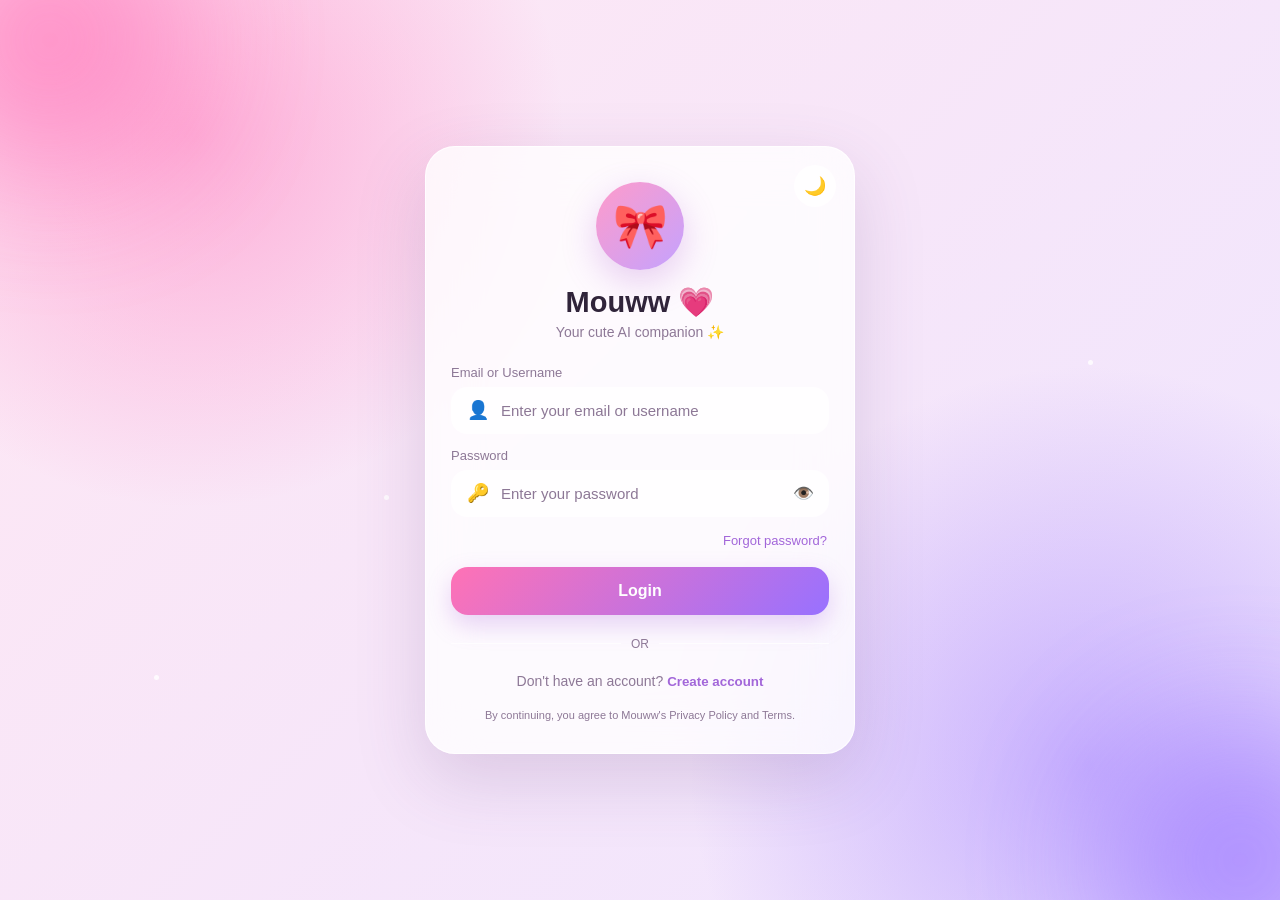
<file: mouww-app/mouww-app/login/login.html>
<!DOCTYPE html>
<html lang="en">
<head>
  <meta charset="UTF-8">
  <meta name="viewport" content="width=device-width, initial-scale=1.0">

  <title>Mouww AI — Login</title>

  <style>
    * {
      box-sizing: border-box;
      margin: 0;
      padding: 0;
    }

    :root {
      --bg1: #ffe7f3;
      --bg2: #eee5ff;
      --card: rgba(255, 255, 255, 0.78);
      --input: rgba(255, 255, 255, 0.72);
      --text: #30243a;
      --muted: #8d7896;
      --border: rgba(255, 255, 255, 0.8);
      --pink: #ff72b5;
      --purple: #9871ff;
      --shadow: rgba(100, 60, 130, 0.18);
    }

    body.dark {
      --bg1: #100b18;
      --bg2: #21152d;
      --card: rgba(32, 23, 42, 0.86);
      --input: rgba(48, 35, 58, 0.9);
      --text: #fff5ff;
      --muted: #b9a8c0;
      --border: rgba(255, 255, 255, 0.08);
      --shadow: rgba(0, 0, 0, 0.35);
    }

    body {
      min-height: 100vh;
      overflow: hidden;
      font-family: Arial, sans-serif;
      color: var(--text);

      background:
        radial-gradient(
          circle at 15% 15%,
          rgba(255, 105, 180, 0.45),
          transparent 28%
        ),
        radial-gradient(
          circle at 85% 85%,
          rgba(140, 100, 255, 0.42),
          transparent 30%
        ),
        linear-gradient(
          135deg,
          var(--bg1),
          var(--bg2)
        );

      display: flex;
      align-items: center;
      justify-content: center;

      transition: background 0.4s ease;
    }

    /* Animated glow */

    .glow {
      position: fixed;
      width: 260px;
      height: 260px;
      border-radius: 50%;
      filter: blur(70px);
      pointer-events: none;
      opacity: 0.65;
      animation: floatGlow 8s ease-in-out infinite alternate;
    }

    .glow.one {
      background: #ff73b8;
      top: -90px;
      left: -80px;
    }

    .glow.two {
      background: #9670ff;
      right: -90px;
      bottom: -90px;
      animation-delay: 2s;
    }

    @keyframes floatGlow {
      from {
        transform: translate(0, 0) scale(1);
      }

      to {
        transform: translate(45px, 35px) scale(1.2);
      }
    }

    /* Particles */

    .particle {
      position: fixed;
      width: 5px;
      height: 5px;
      border-radius: 50%;
      background: rgba(255,255,255,0.8);
      pointer-events: none;
      animation: particleFloat linear infinite;
    }

    .p1 {
      left: 12%;
      top: 75%;
      animation-duration: 9s;
    }

    .p2 {
      left: 30%;
      top: 55%;
      animation-duration: 12s;
    }

    .p3 {
      left: 65%;
      top: 70%;
      animation-duration: 10s;
    }

    .p4 {
      left: 85%;
      top: 40%;
      animation-duration: 13s;
    }

    .p5 {
      left: 52%;
      top: 20%;
      animation-duration: 11s;
    }

    @keyframes particleFloat {
      0% {
        transform: translateY(30px);
        opacity: 0;
      }

      25% {
        opacity: 1;
      }

      75% {
        opacity: 1;
      }

      100% {
        transform: translateY(-130px);
        opacity: 0;
      }
    }

    /* Login card */

    .login-card {
      width: calc(100% - 32px);
      max-width: 430px;
      padding: 30px 25px;
      border-radius: 30px;

      background: var(--card);
      backdrop-filter: blur(25px);
      -webkit-backdrop-filter: blur(25px);

      border: 1px solid var(--border);

      box-shadow:
        0 25px 70px var(--shadow);

      animation: cardEnter 0.7s ease;
      position: relative;
      z-index: 2;
    }

    @keyframes cardEnter {
      from {
        opacity: 0;
        transform: translateY(30px) scale(0.96);
      }

      to {
        opacity: 1;
        transform: translateY(0) scale(1);
      }
    }

    /* Theme button */

    .theme-button {
      position: absolute;
      right: 18px;
      top: 18px;

      width: 42px;
      height: 42px;

      border: none;
      border-radius: 50%;

      background: var(--input);
      color: var(--text);

      font-size: 18px;
      cursor: pointer;

      transition: 0.25s;
    }

    .theme-button:hover {
      transform: rotate(15deg) scale(1.05);
    }

    /* Logo */

    .logo {
      width: 88px;
      height: 88px;

      margin: 5px auto 15px;

      border-radius: 50%;

      display: flex;
      align-items: center;
      justify-content: center;

      font-size: 44px;

      background:
        linear-gradient(
          135deg,
          #ff9bca,
          #c4a2ff
        );

      box-shadow:
        0 12px 35px rgba(180, 100, 210, 0.3);

      animation: logoPulse 3s ease-in-out infinite;
    }

    @keyframes logoPulse {
      0%, 100% {
        transform: scale(1);
      }

      50% {
        transform: scale(1.07);
      }
    }

    h1 {
      text-align: center;
      font-size: 29px;
      margin-bottom: 5px;
    }

    .subtitle {
      text-align: center;
      color: var(--muted);
      font-size: 14px;
      margin-bottom: 25px;
    }

    /* Input */

    .field {
      margin-bottom: 14px;
    }

    .field label {
      display: block;
      font-size: 13px;
      margin-bottom: 7px;
      color: var(--muted);
    }

    .input-box {
      display: flex;
      align-items: center;

      background: var(--input);

      border: 1px solid transparent;

      border-radius: 16px;

      transition: 0.25s;
    }

    .input-box:focus-within {
      border-color: rgba(170, 110, 255, 0.55);

      box-shadow:
        0 0 0 4px rgba(170, 110, 255, 0.08);
    }

    .input-icon {
      padding-left: 15px;
      font-size: 18px;
    }

    input {
      width: 100%;
      border: none;
      outline: none;

      background: transparent;

      color: var(--text);

      padding: 14px 12px;

      font-size: 15px;
    }

    input::placeholder {
      color: var(--muted);
    }

    .password-toggle {
      border: none;
      background: transparent;

      color: var(--muted);

      font-size: 17px;

      padding: 10px 14px;

      cursor: pointer;
    }

    /* Forgot */

    .forgot {
      text-align: right;
      margin: 4px 2px 18px;
    }

    .forgot button {
      border: none;
      background: transparent;

      color: #a266d9;

      font-size: 13px;
      cursor: pointer;
    }

    /* Login */

    .login-button {
      width: 100%;

      border: none;

      padding: 15px;

      border-radius: 17px;

      color: white;

      font-size: 16px;
      font-weight: bold;

      cursor: pointer;

      background:
        linear-gradient(
          135deg,
          var(--pink),
          var(--purple)
        );

      box-shadow:
        0 10px 25px rgba(170, 100, 220, 0.28);

      transition: 0.25s;
    }

    .login-button:hover {
      transform: translateY(-2px);
      box-shadow:
        0 14px 30px rgba(170, 100, 220, 0.35);
    }

    .login-button:active {
      transform: scale(0.98);
    }

    /* Divider */

    .divider {
      display: flex;
      align-items: center;
      gap: 10px;

      margin: 22px 0;

      color: var(--muted);

      font-size: 12px;
    }

    .divider::before,
    .divider::after {
      content: "";
      height: 1px;
      flex: 1;
      background: var(--border);
    }

    /* Create */

    .create-account {
      text-align: center;
      font-size: 14px;
      color: var(--muted);
    }

    .create-account button {
      border: none;
      background: transparent;

      color: #a266d9;

      font-weight: bold;

      cursor: pointer;
    }

    .privacy-note {
      text-align: center;

      color: var(--muted);

      font-size: 11px;

      margin-top: 18px;

      line-height: 1.5;
    }

    /* Loading */

    .loading {
      display: none;
      margin-left: 8px;
    }

    .login-button.loading-state .loading {
      display: inline-block;
    }

    /* Toast */

    .toast {
      position: fixed;

      left: 50%;
      bottom: 25px;

      transform:
        translate(-50%, 20px);

      opacity: 0;

      pointer-events: none;

      padding: 12px 18px;

      border-radius: 20px;

      background: rgba(30,20,40,.92);

      color: white;

      font-size: 13px;

      z-index: 10;

      transition: 0.3s;
    }

    .toast.show {
      opacity: 1;
      transform: translate(-50%, 0);
    }

    @media (max-width: 480px) {

      .login-card {
        padding: 27px 20px;
      }

      .logo {
        width: 78px;
        height: 78px;
        font-size: 38px;
      }

      h1 {
        font-size: 26px;
      }
    }
  </style>
</head>

<body>

  <!-- Animated background -->

  <div class="glow one"></div>
  <div class="glow two"></div>

  <div class="particle p1"></div>
  <div class="particle p2"></div>
  <div class="particle p3"></div>
  <div class="particle p4"></div>
  <div class="particle p5"></div>


  <!-- Login -->

  <main class="login-card">

    <button
      class="theme-button"
      id="themeButton"
      onclick="toggleTheme()"
      aria-label="Toggle dark theme"
    >
      🌙
    </button>


    <div class="logo">
      🎀
    </div>

    <h1>Mouww 💗</h1>

    <p class="subtitle">
      Your cute AI companion ✨
    </p>


    <!-- Username / Email -->

    <div class="field">

      <label for="email">
        Email or Username
      </label>

      <div class="input-box">

        <span class="input-icon">
          👤
        </span>

        <input
          id="email"
          type="text"
          placeholder="Enter your email or username"
          autocomplete="username"
        >

      </div>

    </div>


    <!-- Password -->

    <div class="field">

      <label for="password">
        Password
      </label>

      <div class="input-box">

        <span class="input-icon">
          🔑
        </span>

        <input
          id="password"
          type="password"
          placeholder="Enter your password"
          autocomplete="current-password"
        >

        <button
          class="password-toggle"
          id="passwordToggle"
          onclick="togglePassword()"
          type="button"
          aria-label="Show password"
        >
          👁️
        </button>

      </div>

    </div>


    <!-- Forgot password -->

    <div class="forgot">

      <button
        type="button"
        onclick="forgotPassword()"
      >
        Forgot password?
      </button>

    </div>


    <!-- Login button -->

    <button
      class="login-button"
      id="loginButton"
      onclick="loginDemo()"
      type="button"
    >
      Login
      <span class="loading">⏳</span>
    </button>


    <div class="divider">
      OR
    </div>


    <!-- Create account -->

    <div class="create-account">

      Don't have an account?

      <button
        type="button"
        onclick="createAccount()"
      >
        Create account
      </button>

    </div>


    <p class="privacy-note">
      By continuing, you agree to Mouww's
      Privacy Policy and Terms.
    </p>

  </main>


  <div
    class="toast"
    id="toast"
  ></div>


  <script>

    /* Dark theme */

    function toggleTheme() {

      document.body.classList.toggle("dark");

      const isDark =
        document.body.classList.contains("dark");

      const button =
        document.getElementById("themeButton");

      button.textContent =
        isDark ? "☀️" : "🌙";

      localStorage.setItem(
        "mouww-theme",
        isDark ? "dark" : "light"
      );
    }


    /* Restore theme */

    function loadTheme() {

      const saved =
        localStorage.getItem("mouww-theme");

      if (saved === "dark") {

        document.body.classList.add("dark");

        document.getElementById(
          "themeButton"
        ).textContent = "☀️";
      }
    }


    loadTheme();


    /* Show / hide password */

    function togglePassword() {

      const password =
        document.getElementById("password");

      const button =
        document.getElementById("passwordToggle");

      if (password.type === "password") {

        password.type = "text";

        button.textContent = "🙈";

      } else {

        password.type = "password";

        button.textContent = "👁️";
      }
    }


    /* Toast */

    function showToast(message) {

      const toast =
        document.getElementById("toast");

      toast.textContent = message;

      toast.classList.add("show");

      setTimeout(() => {

        toast.classList.remove("show");

      }, 2500);
    }


    /* Temporary login UI */

    function loginDemo() {

      const email =
        document.getElementById("email").value.trim();

      const password =
        document.getElementById("password").value;

      const button =
        document.getElementById("loginButton");


      if (!email) {

        showToast(
          "Please enter your email or username 💗"
        );

        return;
      }


      if (!password) {

        showToast(
          "Please enter your password 🔑"
        );

        return;
      }


      button.classList.add("loading-state");

      button.disabled = true;


      setTimeout(() => {

        button.classList.remove(
          "loading-state"
        );

        button.disabled = false;

        showToast(
          "Login API will be connected later ✨"
        );

      }, 900);
    }


    /* Forgot password */

    function forgotPassword() {

      showToast(
        "Password recovery will be connected later 🔐"
      );
    }


    /* Create account */

    function createAccount() {

      showToast(
        "Account creation page will be added next 💗"
      );
    }

  </script>

</body>
  </html>
</file>
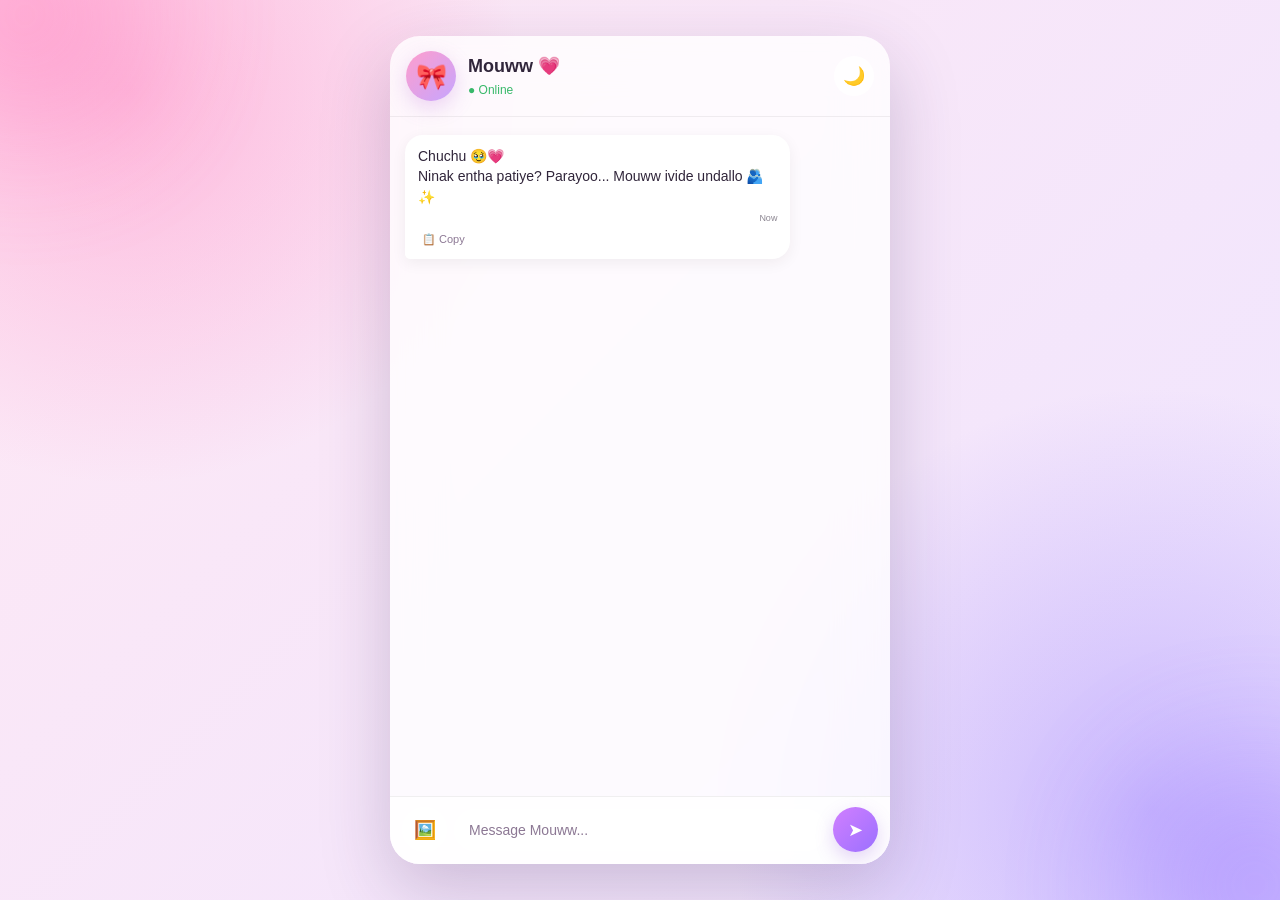
<file: mouww-app/mouww-app/mouww-app/chat/chat.html>
<!DOCTYPE html>
<html lang="en">
<head>
  <meta charset="UTF-8">
  <meta name="viewport" content="width=device-width, initial-scale=1.0">

  <title>Mouww AI 💗</title>

  <style>
    * {
      box-sizing: border-box;
      margin: 0;
      padding: 0;
    }

    :root {
      --bg1: #ffe8f4;
      --bg2: #eee5ff;
      --card: rgba(255,255,255,.78);
      --text: #30253a;
      --muted: #8c7894;
      --input: rgba(255,255,255,.75);
      --ai: #ffffff;
      --user: linear-gradient(135deg,#d68cff,#a875ff);
      --accent: #c47dff;
      --border: rgba(0,0,0,.06);
    }

    body.dark {
      --bg1: #100b18;
      --bg2: #21162d;
      --card: rgba(29,21,39,.9);
      --text: #fff6ff;
      --muted: #b8a9bf;
      --input: rgba(50,38,60,.95);
      --ai: #30243a;
      --border: rgba(255,255,255,.08);
    }

    body {
      min-height: 100vh;
      font-family: Arial, sans-serif;
      color: var(--text);

      background:
        radial-gradient(circle at 10% 10%,
          rgba(255,110,180,.38),
          transparent 28%),
        radial-gradient(circle at 90% 90%,
          rgba(130,100,255,.35),
          transparent 30%),
        linear-gradient(135deg,var(--bg1),var(--bg2));

      display: flex;
      justify-content: center;
      align-items: center;

      overflow: hidden;
    }

    /* Background animation */

    .orb {
      position: fixed;
      width: 230px;
      height: 230px;
      border-radius: 50%;
      filter: blur(70px);
      opacity: .45;
      pointer-events: none;
      animation: float 9s ease-in-out infinite alternate;
    }

    .orb.one {
      background: #ff77b9;
      top: -100px;
      left: -90px;
    }

    .orb.two {
      background: #9470ff;
      bottom: -100px;
      right: -90px;
      animation-delay: 2s;
    }

    @keyframes float {
      from {
        transform: translate(0,0) scale(1);
      }

      to {
        transform: translate(45px,35px) scale(1.2);
      }
    }

    /* App */

    .app {
      width: 100%;
      max-width: 500px;
      height: 100vh;
      max-height: 900px;

      background: var(--card);
      backdrop-filter: blur(25px);
      -webkit-backdrop-filter: blur(25px);

      display: flex;
      flex-direction: column;

      position: relative;
      z-index: 2;
    }

    @media (min-width:600px) {
      .app {
        height: 92vh;
        border-radius: 30px;
        overflow: hidden;

        box-shadow:
          0 25px 70px rgba(60,30,90,.22);
      }
    }

    /* Header */

    .header {
      padding: 15px 16px;

      display: flex;
      align-items: center;
      gap: 12px;

      border-bottom: 1px solid var(--border);
    }

    .avatar {
      width: 50px;
      height: 50px;

      border-radius: 50%;

      display: flex;
      align-items: center;
      justify-content: center;

      font-size: 25px;

      background:
        linear-gradient(135deg,#ff9dcc,#c6a5ff);

      box-shadow:
        0 7px 20px rgba(180,100,210,.25);

      flex-shrink: 0;
    }

    .header-info {
      flex: 1;
    }

    .header-info h1 {
      font-size: 18px;
      margin-bottom: 3px;
    }

    .online {
      font-size: 12px;
      color: #38b86a;
    }

    .header-btn {
      width: 40px;
      height: 40px;

      border: none;
      border-radius: 50%;

      background: var(--input);
      color: var(--text);

      cursor: pointer;
      font-size: 18px;
    }

    /* Chat */

    .chat {
      flex: 1;
      overflow-y: auto;

      padding: 18px 15px 10px;

      scroll-behavior: smooth;
    }

    .chat::-webkit-scrollbar {
      width: 4px;
    }

    .chat::-webkit-scrollbar-thumb {
      background: rgba(160,120,180,.35);
      border-radius: 10px;
    }

    .message-row {
      display: flex;
      margin-bottom: 13px;

      animation: messageIn .25s ease;
    }

    .message-row.user-row {
      justify-content: flex-end;
    }

    @keyframes messageIn {
      from {
        opacity: 0;
        transform: translateY(8px) scale(.98);
      }

      to {
        opacity: 1;
        transform: translateY(0) scale(1);
      }
    }

    .message {
      max-width: 82%;
      padding: 11px 13px;

      border-radius: 18px;

      line-height: 1.45;
      font-size: 14px;

      position: relative;
      word-wrap: break-word;
    }

    .ai-message {
      background: var(--ai);
      border-bottom-left-radius: 5px;

      box-shadow:
        0 4px 15px rgba(0,0,0,.06);
    }

    .user-message {
      color: white;
      background: var(--user);
      border-bottom-right-radius: 5px;

      box-shadow:
        0 5px 18px rgba(140,90,220,.2);
    }

    .message-time {
      display: block;
      margin-top: 5px;

      font-size: 9px;
      opacity: .55;
      text-align: right;
    }

    /* Message actions */

    .message-actions {
      display: flex;
      gap: 5px;
      margin-top: 6px;
    }

    .copy-btn {
      border: none;
      background: transparent;

      color: var(--muted);

      font-size: 11px;
      cursor: pointer;
      padding: 2px 4px;
    }

    .copy-btn:hover {
      color: var(--accent);
    }

    /* Image message */

    .uploaded-image {
      max-width: 220px;
      max-height: 260px;

      display: block;

      border-radius: 14px;

      margin-top: 4px;
    }

    /* Typing */

    .typing {
      display: none;
      align-items: center;
      gap: 5px;

      width: fit-content;

      padding: 12px 15px;

      border-radius: 18px;
      border-bottom-left-radius: 5px;

      background: var(--ai);

      box-shadow:
        0 4px 15px rgba(0,0,0,.06);

      margin-bottom: 12px;
    }

    .typing.show {
      display: flex;
    }

    .dot {
      width: 6px;
      height: 6px;

      border-radius: 50%;

      background: #aa7ad1;

      animation: typingDot 1s infinite;
    }

    .dot:nth-child(2) {
      animation-delay: .15s;
    }

    .dot:nth-child(3) {
      animation-delay: .3s;
    }

    @keyframes typingDot {
      0%,60%,100% {
        transform: translateY(0);
      }

      30% {
        transform: translateY(-5px);
      }
    }

    /* Input */

    .input-area {
      padding: 10px 12px 12px;

      border-top: 1px solid var(--border);

      background: var(--card);
    }

    .input-row {
      display: flex;
      align-items: center;
      gap: 7px;
    }

    .message-input {
      flex: 1;

      min-width: 0;

      border: none;
      outline: none;

      padding: 13px 15px;

      border-radius: 25px;

      background: var(--input);
      color: var(--text);

      font-size: 14px;
    }

    .message-input::placeholder {
      color: var(--muted);
    }

    .tool-btn,
    .send-btn {
      width: 45px;
      height: 45px;

      flex-shrink: 0;

      border: none;
      border-radius: 50%;

      cursor: pointer;

      font-size: 18px;

      display: flex;
      align-items: center;
      justify-content: center;
    }

    .tool-btn {
      background: var(--input);
      color: var(--text);
    }

    .send-btn {
      color: white;

      background:
        linear-gradient(135deg,#d17fff,#9b70ff);

      box-shadow:
        0 7px 18px rgba(150,90,220,.25);
    }

    .send-btn:active,
    .tool-btn:active,
    .header-btn:active {
      transform: scale(.92);
    }

    /* File input */

    #imageInput {
      display: none;
    }

    /* Preview */

    .preview {
      display: none;

      padding: 7px 0;

      position: relative;
    }

    .preview.show {
      display: block;
    }

    .preview img {
      width: 70px;
      height: 70px;

      object-fit: cover;

      border-radius: 12px;
    }

    .remove-preview {
      position: absolute;

      top: 1px;
      left: 58px;

      width: 22px;
      height: 22px;

      border: none;
      border-radius: 50%;

      background: #ff5f78;
      color: white;

      cursor: pointer;
    }

    /* Toast */

    .toast {
      position: fixed;

      left: 50%;
      bottom: 25px;

      transform: translate(-50%,20px);

      opacity: 0;
      pointer-events: none;

      padding: 11px 17px;

      border-radius: 20px;

      background: rgba(30,20,40,.93);
      color: white;

      font-size: 12px;

      z-index: 20;

      transition: .3s;
    }

    .toast.show {
      opacity: 1;
      transform: translate(-50%,0);
    }
  </style>
</head>

<body>

  <div class="orb one"></div>
  <div class="orb two"></div>


  <main class="app">

    <!-- Header -->

    <header class="header">

      <div class="avatar">
        🎀
      </div>

      <div class="header-info">

        <h1>
          Mouww 💗
        </h1>

        <span class="online">
          ● Online
        </span>

      </div>

      <button
        class="header-btn"
        onclick="toggleTheme()"
        id="themeBtn"
        title="Theme"
      >
        🌙
      </button>

    </header>


    <!-- Chat -->

    <section
      class="chat"
      id="chat"
    >

      <div class="message-row">

        <div class="message ai-message">

          Chuchu 🥹💗<br>

          Ninak entha patiye?
          Parayoo... Mouww ivide undallo 🫂✨

          <span class="message-time">
            Now
          </span>

          <div class="message-actions">

            <button
              class="copy-btn"
              onclick="copyText(this)"
              data-copy="Chuchu 🥹💗 Ninak entha patiye? Parayoo... Mouww ivide undallo 🫂✨"
            >
              📋 Copy
            </button>

          </div>

        </div>

      </div>


      <!-- Typing -->

      <div
        class="typing"
        id="typing"
      >

        <span class="dot"></span>
        <span class="dot"></span>
        <span class="dot"></span>

      </div>

    </section>


    <!-- Input -->

    <footer class="input-area">

      <!-- Image preview -->

      <div
        class="preview"
        id="preview"
      >

        <img
          id="previewImage"
          alt="Selected image"
        >

        <button
          class="remove-preview"
          onclick="removeImage()"
        >
          ×
        </button>

      </div>


      <div class="input-row">

        <!-- Upload -->

        <input
          type="file"
          id="imageInput"
          accept="image/*"
          onchange="previewImage(event)"
        >

        <button
          class="tool-btn"
          onclick="document.getElementById('imageInput').click()"
          title="Upload image"
        >
          🖼️
        </button>


        <!-- Message -->

        <input
          class="message-input"
          id="messageInput"
          type="text"
          placeholder="Message Mouww..."
          autocomplete="off"
          onkeydown="handleKey(event)"
        >


        <!-- Send -->

        <button
          class="send-btn"
          onclick="sendMessage()"
          title="Send"
        >
          ➤
        </button>

      </div>

    </footer>

  </main>


  <div
    class="toast"
    id="toast"
  ></div>


  <script>

    let selectedImage = null;


    /* Theme */

    function toggleTheme() {

      document.body.classList.toggle("dark");

      const dark =
        document.body.classList.contains("dark");

      document.getElementById("themeBtn")
        .textContent = dark ? "☀️" : "🌙";

      localStorage.setItem(
        "mouww-chat-theme",
        dark ? "dark" : "light"
      );
    }


    /* Restore theme */

    if (
      localStorage.getItem("mouww-chat-theme")
      === "dark"
    ) {

      document.body.classList.add("dark");

      document.getElementById("themeBtn")
        .textContent = "☀️";
    }


    /* Time */

    function getTime() {

      return new Date().toLocaleTimeString(
        [],
        {
          hour: "2-digit",
          minute: "2-digit"
        }
      );
    }


    /* Escape text */

    function escapeHTML(text) {

      const div =
        document.createElement("div");

      div.textContent = text;

      return div.innerHTML;
    }


    /* Add text message */

    function addUserMessage(text) {

      const chat =
        document.getElementById("chat");

      const row =
        document.createElement("div");

      row.className =
        "message-row user-row";

      const message =
        document.createElement("div");

      message.className =
        "message user-message";

      const safeText =
        escapeHTML(text)
          .replace(/\n/g, "<br>");

      message.innerHTML = `
        ${safeText}

        <span class="message-time">
          ${getTime()}
        </span>

        <div class="message-actions">

          <button
            class="copy-btn"
            onclick="copyText(this)"
            data-copy="${escapeHTML(text)}"
          >
            📋 Copy
          </button>

        </div>
      `;

      row.appendChild(message);

      chat.insertBefore(
        row,
        document.getElementById("typing")
      );

      scrollChat();
    }


    /* Add image */

    function addImageMessage(src) {

      const chat =
        document.getElementById("chat");

      const row =
        document.createElement("div");

      row.className =
        "message-row user-row";

      const message =
        document.createElement("div");

      message.className =
        "message user-message";

      message.innerHTML = `

        <img
          class="uploaded-image"
          src="${src}"
          alt="Uploaded image"
        >

        <span class="message-time">
          ${getTime()}
        </span>

        <div class="message-actions">

          <button
            class="copy-btn"
            onclick="showToast('Image message 💗')"
          >
            📋 Copy
          </button>

        </div>
      `;

      row.appendChild(message);

      chat.insertBefore(
        row,
        document.getElementById("typing")
      );

      scrollChat();
    }


    /* Send */

    function sendMessage() {

      const input =
        document.getElementById("messageInput");

      const text =
        input.value.trim();


      if (!text && !selectedImage) {

        showToast(
          "Type a message or choose an image 💗"
        );

        return;
      }


      if (text) {

        addUserMessage(text);

        input.value = "";
      }


      if (selectedImage) {

        addImageMessage(selectedImage);

        removeImage();
      }


      /*
        API connection will be added later.

        For now this is UI/demo mode.
      */

      showTyping();

      setTimeout(() => {

        hideTyping();

        addAIMessage(
          "Mouww received your message 💗✨ API connection will be added later."
        );

      }, 850);
    }


    /* AI message */

    function addAIMessage(text) {

      const chat =
        document.getElementById("chat");

      const row =
        document.createElement("div");

      row.className =
        "message-row";

      const message =
        document.createElement("div");

      message.className =
        "message ai-message";

      message.innerHTML = `

        ${escapeHTML(text)}

        <span class="message-time">
          ${getTime()}
        </span>

        <div class="message-actions">

          <button
            class="copy-btn"
            onclick="copyText(this)"
            data-copy="${escapeHTML(text)}"
          >
            📋 Copy
          </button>

        </div>
      `;

      row.appendChild(message);

      chat.insertBefore(
        row,
        document.getElementById("typing")
      );

      scrollChat();
    }


    /* Enter */

    function handleKey(event) {

      if (event.key === "Enter") {

        event.preventDefault();

        sendMessage();
      }
    }


    /* Typing */

    function showTyping() {

      document
        .getElementById("typing")
        .classList.add("show");

      scrollChat();
    }


    function hideTyping() {

      document
        .getElementById("typing")
        .classList.remove("show");
    }


    /* Scroll */

    function scrollChat() {

      const chat =
        document.getElementById("chat");

      setTimeout(() => {

        chat.scrollTop =
          chat.scrollHeight;

      }, 30);
    }


    /* Copy */

    async function copyText(button) {

      const text =
        button.getAttribute("data-copy");

      try {

        await navigator.clipboard.writeText(
          text
        );

        showToast(
          "Message copied 📋💗"
        );

      } catch {

        showToast(
          "Copy not available"
        );
      }
    }


    /* Image preview */

    function previewImage(event) {

      const file =
        event.target.files[0];

      if (!file) return;


      if (!file.type.startsWith("image/")) {

        showToast(
          "Please select an image 🖼️"
        );

        return;
      }


      const reader =
        new FileReader();

      reader.onload = function(e) {

        selectedImage =
          e.target.result;

        document.getElementById(
          "previewImage"
        ).src = selectedImage;

        document.getElementById(
          "preview"
        ).classList.add("show");
      };

      reader.readAsDataURL(file);
    }


    /* Remove image */

    function removeImage() {

      selectedImage = null;

      document.getElementById(
        "imageInput"
      ).value = "";

      document.getElementById(
        "preview"
      ).classList.remove("show");
    }


    /* Toast */

    function showToast(message) {

      const toast =
        document.getElementById("toast");

      toast.textContent = message;

      toast.classList.add("show");

      setTimeout(() => {

        toast.classList.remove("show");

      }, 2200);
    }

  </script>

</body>
</html>
</file>
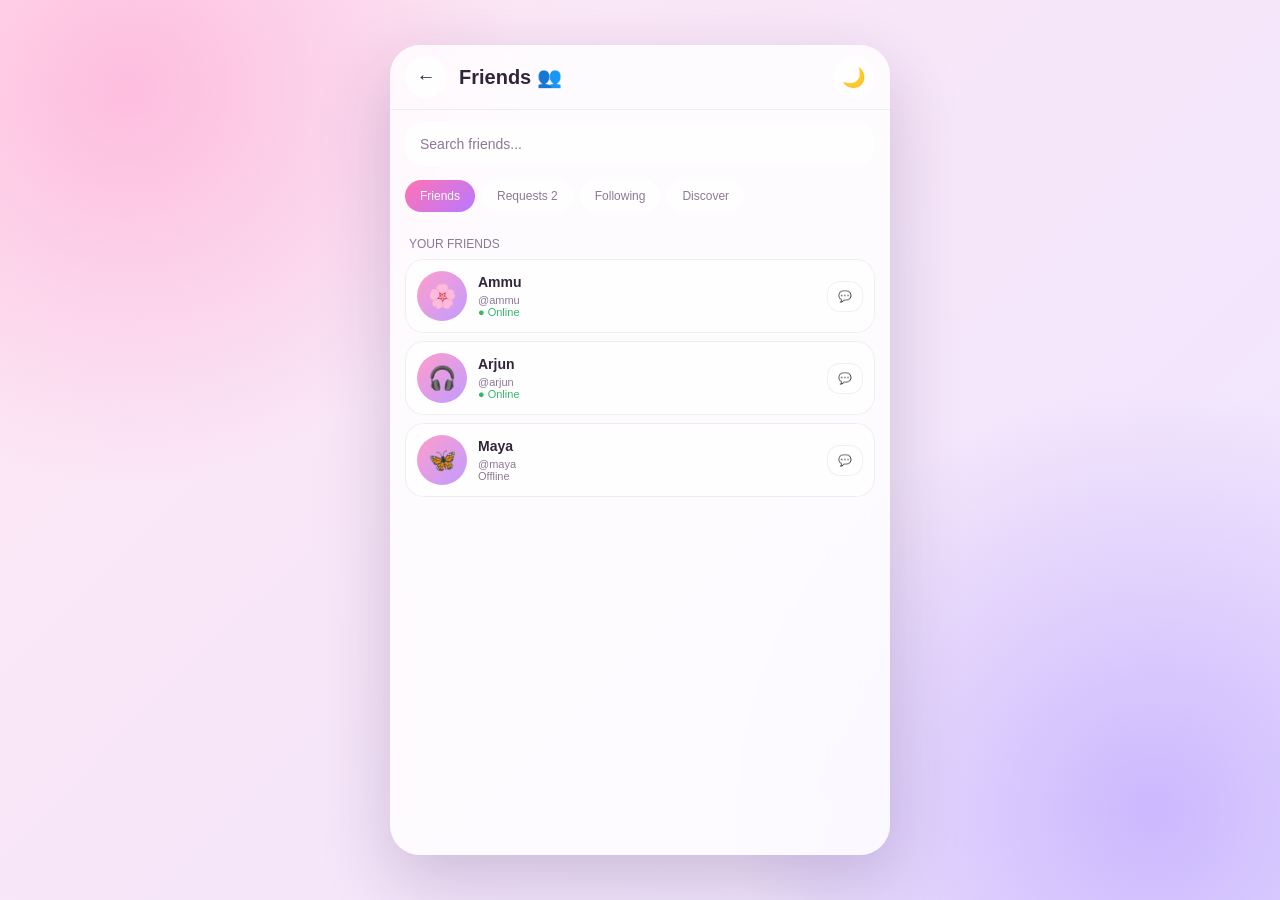
<file: mouww-app/mouww-app/mouww-app/friends/friends.html>
<!DOCTYPE html>
<html lang="en">
<head>
  <meta charset="UTF-8">
  <meta name="viewport" content="width=device-width, initial-scale=1.0">

  <title>Mouww — Friends</title>

  <style>
    * {
      box-sizing: border-box;
      margin: 0;
      padding: 0;
    }

    :root {
      --bg1: #ffe8f4;
      --bg2: #eee5ff;
      --card: rgba(255,255,255,.82);
      --item: rgba(255,255,255,.72);
      --text: #30253a;
      --muted: #8d7896;
      --accent: #b978ff;
      --pink: #ff73b5;
      --green: #35b86a;
      --border: rgba(0,0,0,.06);
    }

    body.dark {
      --bg1: #100b18;
      --bg2: #21162d;
      --card: rgba(29,21,40,.92);
      --item: rgba(50,38,60,.92);
      --text: #fff5ff;
      --muted: #b9a9c0;
      --border: rgba(255,255,255,.08);
    }

    body {
      min-height: 100vh;
      font-family: Arial, sans-serif;
      color: var(--text);

      background:
        radial-gradient(
          circle at 10% 10%,
          rgba(255,110,180,.35),
          transparent 28%
        ),
        radial-gradient(
          circle at 90% 90%,
          rgba(135,100,255,.35),
          transparent 30%
        ),
        linear-gradient(
          135deg,
          var(--bg1),
          var(--bg2)
        );

      display: flex;
      justify-content: center;
      align-items: center;
    }

    .app {
      width: 100%;
      max-width: 500px;
      min-height: 100vh;

      background: var(--card);
      backdrop-filter: blur(25px);
      -webkit-backdrop-filter: blur(25px);

      position: relative;
      z-index: 2;

      display: flex;
      flex-direction: column;
    }

    @media (min-width:600px) {
      .app {
        min-height: 90vh;
        max-height: 900px;
        border-radius: 30px;
        overflow: hidden;

        box-shadow:
          0 25px 70px rgba(60,30,90,.22);
      }
    }

    /* Header */

    .header {
      height: 65px;

      padding: 0 15px;

      display: flex;
      align-items: center;
      gap: 12px;

      border-bottom: 1px solid var(--border);
    }

    .back,
    .theme {
      width: 42px;
      height: 42px;

      border: none;
      border-radius: 50%;

      background: var(--item);
      color: var(--text);

      cursor: pointer;

      font-size: 19px;
    }

    .title {
      flex: 1;
      font-size: 20px;
      font-weight: bold;
    }

    /* Search */

    .search-area {
      padding: 13px 15px 8px;
    }

    .search {
      width: 100%;

      border: none;
      outline: none;

      border-radius: 18px;

      background: var(--item);
      color: var(--text);

      padding: 13px 15px;

      font-size: 14px;
    }

    .search::placeholder {
      color: var(--muted);
    }

    /* Tabs */

    .tabs {
      display: flex;

      padding: 7px 15px;

      gap: 7px;

      overflow-x: auto;
    }

    .tab {
      border: none;

      border-radius: 18px;

      padding: 9px 15px;

      background: var(--item);
      color: var(--muted);

      cursor: pointer;

      font-size: 12px;

      white-space: nowrap;
    }

    .tab.active {
      background:
        linear-gradient(
          135deg,
          var(--pink),
          var(--accent)
        );

      color: white;
    }

    /* Content */

    .content {
      flex: 1;

      overflow-y: auto;

      padding: 8px 15px 25px;
    }

    .section-title {
      color: var(--muted);

      font-size: 12px;

      margin: 10px 4px 8px;

      text-transform: uppercase;
    }

    /* Friend item */

    .friend {
      display: flex;
      align-items: center;

      gap: 11px;

      padding: 11px;

      margin-bottom: 8px;

      border-radius: 19px;

      background: var(--item);

      border: 1px solid var(--border);

      animation: itemIn .3s ease;
    }

    @keyframes itemIn {
      from {
        opacity: 0;
        transform: translateY(7px);
      }

      to {
        opacity: 1;
        transform: translateY(0);
      }
    }

    .friend-avatar {
      width: 50px;
      height: 50px;

      border-radius: 50%;

      display: flex;
      align-items: center;
      justify-content: center;

      background:
        linear-gradient(
          135deg,
          #ff9dcc,
          #c19cff
        );

      font-size: 23px;

      flex-shrink: 0;
    }

    .friend-info {
      flex: 1;
      min-width: 0;
    }

    .friend-info strong {
      display: block;

      font-size: 14px;

      margin-bottom: 4px;
    }

    .friend-info span {
      display: block;

      color: var(--muted);

      font-size: 11px;
    }

    .online {
      color: var(--green) !important;
    }

    /* Buttons */

    .friend-actions {
      display: flex;

      gap: 5px;

      flex-shrink: 0;
    }

    .btn {
      border: none;

      border-radius: 13px;

      padding: 8px 10px;

      font-size: 11px;

      cursor: pointer;
    }

    .follow {
      background:
        linear-gradient(
          135deg,
          var(--pink),
          var(--accent)
        );

      color: white;
    }

    .following {
      background: rgba(120,190,145,.18);
      color: var(--green);
    }

    .accept {
      background: var(--green);
      color: white;
    }

    .decline {
      background: rgba(255,95,120,.12);
      color: #ff5f78;
    }

    .message {
      background: var(--item);
      color: var(--text);

      border: 1px solid var(--border);
    }

    /* Empty */

    .empty {
      text-align: center;

      padding: 50px 20px;

      color: var(--muted);
    }

    .empty-icon {
      font-size: 42px;
      margin-bottom: 12px;
    }

    .empty p {
      font-size: 13px;
    }

    /* Toast */

    .toast {
      position: fixed;

      left: 50%;
      bottom: 25px;

      transform: translate(-50%,20px);

      opacity: 0;
      pointer-events: none;

      padding: 11px 17px;

      border-radius: 20px;

      background: rgba(30,20,40,.94);

      color: white;

      font-size: 12px;

      z-index: 20;

      transition: .3s;
    }

    .toast.show {
      opacity: 1;
      transform: translate(-50%,0);
    }
  </style>
</head>

<body>

  <main class="app">

    <!-- Header -->

    <header class="header">

      <button
        class="back"
        onclick="goBack()"
      >
        ←
      </button>

      <div class="title">
        Friends 👥
      </div>

      <button
        class="theme"
        id="themeButton"
        onclick="toggleTheme()"
      >
        🌙
      </button>

    </header>


    <!-- Search -->

    <div class="search-area">

      <input
        class="search"
        id="search"
        type="search"
        placeholder="Search friends..."
        oninput="searchFriends()"
      >

    </div>


    <!-- Tabs -->

    <div class="tabs">

      <button
        class="tab active"
        onclick="showTab('friends', this)"
      >
        Friends
      </button>

      <button
        class="tab"
        onclick="showTab('requests', this)"
      >
        Requests
        <span id="requestCount">
          2
        </span>
      </button>

      <button
        class="tab"
        onclick="showTab('following', this)"
      >
        Following
      </button>

      <button
        class="tab"
        onclick="showTab('discover', this)"
      >
        Discover
      </button>

    </div>


    <!-- Content -->

    <section
      class="content"
      id="content"
    ></section>

  </main>


  <div
    class="toast"
    id="toast"
  ></div>


  <script>

    const friends = [

      {
        name: "Ammu",
        username: "@ammu",
        avatar: "🌸",
        online: true,
        following: true
      },

      {
        name: "Arjun",
        username: "@arjun",
        avatar: "🎧",
        online: true,
        following: true
      },

      {
        name: "Maya",
        username: "@maya",
        avatar: "🦋",
        online: false,
        following: true
      }

    ];


    const requests = [

      {
        name: "Anu",
        username: "@anu",
        avatar: "🌷"
      },

      {
        name: "Riya",
        username: "@riya",
        avatar: "✨"
      }

    ];


    const discover = [

      {
        name: "Niya",
        username: "@niya",
        avatar: "🌙",
        following: false
      },

      {
        name: "Kevin",
        username: "@kevin",
        avatar: "🎮",
        following: false
      },

      {
        name: "Sara",
        username: "@sara",
        avatar: "🌺",
        following: false
      }

    ];


    let currentTab = "friends";


    /* Toast */

    function showToast(message) {

      const toast =
        document.getElementById("toast");

      toast.textContent = message;

      toast.classList.add("show");

      setTimeout(() => {

        toast.classList.remove("show");

      }, 2200);
    }


    /* Render */

    function render() {

      const content =
        document.getElementById("content");

      content.innerHTML = "";


      if (currentTab === "friends") {

        renderFriends();

      } else if (currentTab === "requests") {

        renderRequests();

      } else if (currentTab === "following") {

        renderFollowing();

      } else {

        renderDiscover();
      }
    }


    /* Friends */

    function renderFriends() {

      if (friends.length === 0) {

        showEmpty(
          "👥",
          "You don't have any friends yet."
        );

        return;
      }


      const title =
        document.createElement("div");

      title.className =
        "section-title";

      title.textContent =
        "Your Friends";

      document
        .getElementById("content")
        .appendChild(title);


      friends.forEach((friend, index) => {

        createFriendCard(
          friend,
          index,
          "friends"
        );

      });
    }


    /* Requests */

    function renderRequests() {

      if (requests.length === 0) {

        showEmpty(
          "💗",
          "No friend requests right now."
        );

        return;
      }


      const title =
        document.createElement("div");

      title.className =
        "section-title";

      title.textContent =
        "Friend Requests";

      document
        .getElementById("content")
        .appendChild(title);


      requests.forEach((person,index) => {

        const card =
          document.createElement("div");

        card.className = "friend";

        card.innerHTML = `

          <div class="friend-avatar">
            ${person.avatar}
          </div>

          <div class="friend-info">

            <strong>
              ${person.name}
            </strong>

            <span>
              ${person.username}
            </span>

          </div>

          <div class="friend-actions">

            <button
              class="btn accept"
              onclick="acceptRequest(${index})"
            >
              Accept
            </button>

            <button
              class="btn decline"
              onclick="declineRequest(${index})"
            >
              ×
            </button>

          </div>
        `;

        document
          .getElementById("content")
          .appendChild(card);
      });
    }


    /* Following */

    function renderFollowing() {

      const following =
        friends.filter(
          friend => friend.following
        );

      if (following.length === 0) {

        showEmpty(
          "💗",
          "You're not following anyone yet."
        );

        return;
      }


      const title =
        document.createElement("div");

      title.className =
        "section-title";

      title.textContent =
        "Following";

      document
        .getElementById("content")
        .appendChild(title);


      following.forEach((friend,index) => {

        createFriendCard(
          friend,
          index,
          "following"
        );

      });
    }


    /* Discover */

    function renderDiscover() {

      const title =
        document.createElement("div");

      title.className =
        "section-title";

      title.textContent =
        "People You May Know";

      document
        .getElementById("content")
        .appendChild(title);


      discover.forEach((person,index) => {

        createFriendCard(
          person,
          index,
          "discover"
        );

      });
    }


    /* Card */

    function createFriendCard(
      person,
      index,
      type
    ) {

      const card =
        document.createElement("div");

      card.className = "friend";

      let statusText =
        person.online
          ? "● Online"
          : "Offline";

      let statusClass =
        person.online
          ? "online"
          : "";


      let buttonHTML = "";


      if (type === "friends") {

        buttonHTML = `

          <button
            class="btn message"
            onclick="openChat('${person.name}')"
          >
            💬
          </button>

        `;

      } else if (type === "following") {

        buttonHTML = `

          <button
            class="btn following"
            onclick="toggleFollowing(${index})"
          >
            Following
          </button>

        `;

      } else {

        buttonHTML = `

          <button
            class="btn follow"
            onclick="followPerson(${index})"
          >
            Follow
          </button>

        `;
      }


      card.innerHTML = `

        <div class="friend-avatar">
          ${person.avatar}
        </div>

        <div class="friend-info">

          <strong>
            ${person.name}
          </strong>

          <span>
            ${person.username}
          </span>

          <span class="${statusClass}">
            ${statusText}
          </span>

        </div>

        <div class="friend-actions">

          ${buttonHTML}

        </div>
      `;


      document
        .getElementById("content")
        .appendChild(card);
    }


    /* Empty */

    function showEmpty(icon,text) {

      document.getElementById(
        "content"
      ).innerHTML = `

        <div class="empty">

          <div class="empty-icon">
            ${icon}
          </div>

          <p>
            ${text}
          </p>

        </div>
      `;
    }


    /* Tabs */

    function showTab(tab,button) {

      currentTab = tab;

      document
        .querySelectorAll(".tab")
        .forEach(
          item => item.classList.remove("active")
        );

      button.classList.add("active");

      render();
    }


    /* Accept */

    function acceptRequest(index) {

      const person =
        requests[index];

      friends.push({

        name: person.name,
        username: person.username,
        avatar: person.avatar,
        online: false,
        following: true

      });


      requests.splice(index,1);

      updateRequestCount();

      render();

      showToast(
        `${person.name} is now your friend 💗`
      );
    }


    /* Decline */

    function declineRequest(index) {

      requests.splice(index,1);

      updateRequestCount();

      render();

      showToast(
        "Friend request declined"
      );
    }


    /* Follow */

    function followPerson(index) {

      const person =
        discover[index];

      person.following = true;

      friends.push({

        name: person.name,
        username: person.username,
        avatar: person.avatar,
        online: false,
        following: true

      });

      render();

      showToast(
        `Following ${person.name} 💗`
      );
    }


    /* Unfollow */

    function toggleFollowing(index) {

      const person =
        friends[index];

      person.following = false;

      render();

      showToast(
        `Unfollowed ${person.name}`
      );
    }


    /* Request count */

    function updateRequestCount() {

      document.getElementById(
        "requestCount"
      ).textContent =
        requests.length;
    }


    /* Search */

    function searchFriends() {

      const query =
        document.getElementById(
          "search"
        ).value
        .toLowerCase()
        .trim();


      if (!query) {

        render();

        return;
      }


      const all = [
        ...friends,
        ...requests,
        ...discover
      ];


      const results =
        all.filter(person =>
          person.name
            .toLowerCase()
            .includes(query) ||

          person.username
            .toLowerCase()
            .includes(query)
        );


      const content =
        document.getElementById(
          "content"
        );

      content.innerHTML = "";


      if (results.length === 0) {

        showEmpty(
          "🔎",
          "No users found."
        );

        return;
      }


      results.forEach((person,index) => {

        createSearchCard(person,index);

      });
    }


    function createSearchCard(person,index) {

      const card =
        document.createElement("div");

      card.className = "friend";

      card.innerHTML = `

        <div class="friend-avatar">
          ${person.avatar}
        </div>

        <div class="friend-info">

          <strong>
            ${person.name}
          </strong>

          <span>
            ${person.username}
          </span>

        </div>

        <div class="friend-actions">

          <button
            class="btn follow"
            onclick="showToast('Follow request sent 💗')"
          >
            Follow
          </button>

        </div>
      `;

      document
        .getElementById("content")
        .appendChild(card);
    }


    /* Chat */

    function openChat(name) {

      showToast(
        `Opening chat with ${name} 💬`
      );

      /*
        Later:

        window.location.href =
        "../chat/chat.html";
      */
    }


    /* Theme */

    function toggleTheme() {

      document.body.classList.toggle("dark");

      const dark =
        document.body.classList.contains("dark");

      document.getElementById(
        "themeButton"
      ).textContent =
        dark ? "☀️" : "🌙";

      localStorage.setItem(
        "mouww-theme",
        dark ? "dark" : "light"
      );
    }


    if (
      localStorage.getItem("mouww-theme")
      === "dark"
    ) {

      document.body.classList.add("dark");

      document.getElementById(
        "themeButton"
      ).textContent = "☀️";
    }


    /* Back */

    function goBack() {

      if (history.length > 1) {

        history.back();

      } else {

        showToast(
          "Home page will be connected later 🏠"
        );
      }
    }


    render();

  </script>

</body>
</html>
</file>
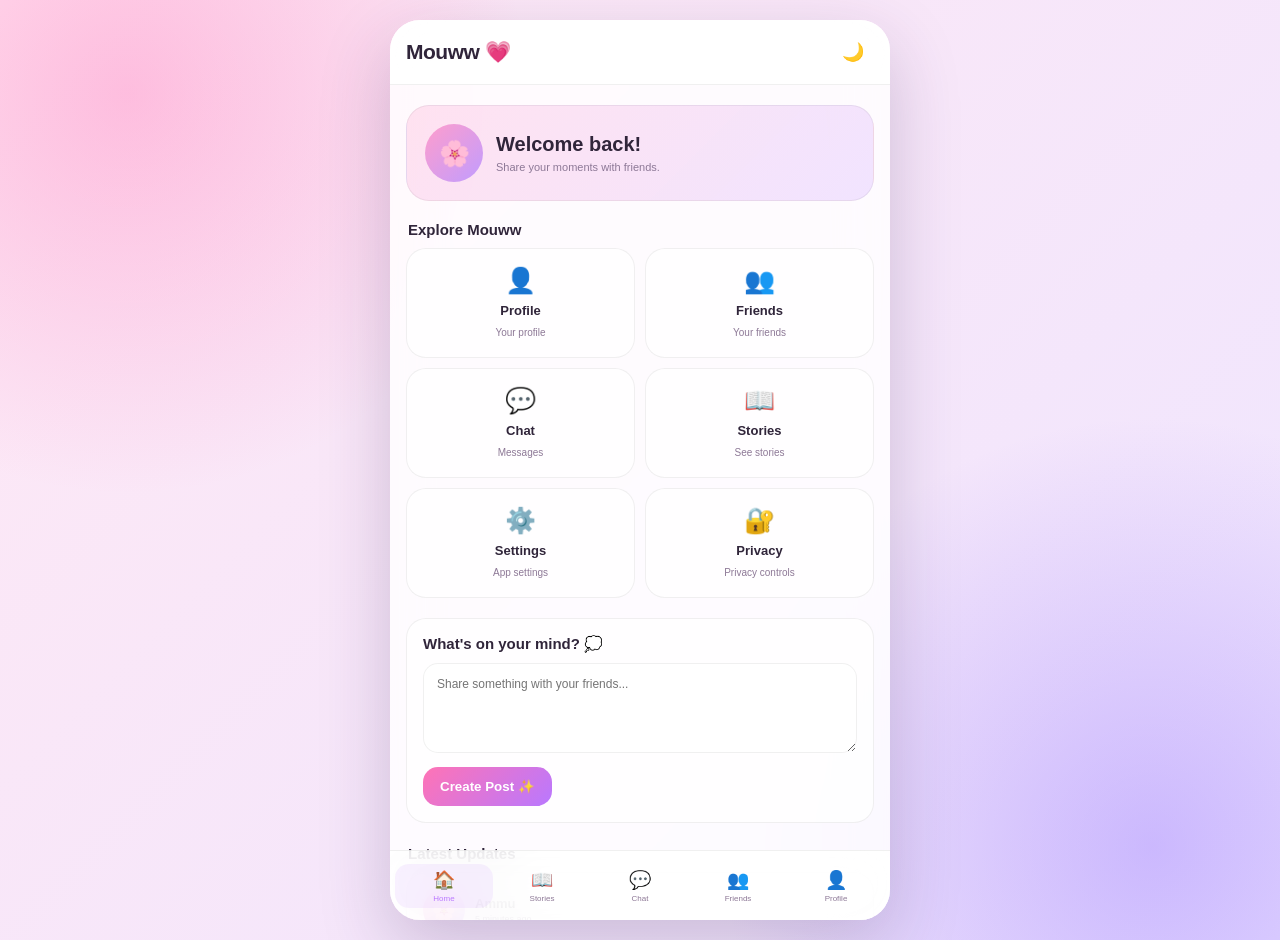
<file: mouww-app/mouww-app/mouww-app/home/home.html>
<!DOCTYPE html>
<html lang="en">
<head>
  <meta charset="UTF-8">
  <meta name="viewport" content="width=device-width, initial-scale=1.0">

  <title>Mouww — Home</title>

  <link rel="stylesheet" href="../assets/style.css">
</head>

<body>

  <main class="app">

    <!-- Header -->
    <header class="header">

      <div class="logo">
        Mouww 💗
      </div>

      <button
        class="icon-btn"
        onclick="toggleTheme()"
      >
        🌙
      </button>

    </header>


    <!-- Main Content -->
    <section class="content">

      <div class="welcome-card">

        <div class="avatar">
          🌸
        </div>

        <div>
          <h2>
            Welcome back!
          </h2>

          <p>
            Share your moments with friends.
          </p>
        </div>

      </div>


      <!-- Quick Navigation -->

      <h3>
        Explore Mouww
      </h3>

      <div class="navigation-grid">

        <a
          href="../profile/profile.html"
          class="nav-card"
        >
          <div class="nav-icon">
            👤
          </div>

          <strong>
            Profile
          </strong>

          <span>
            Your profile
          </span>
        </a>


        <a
          href="../friends/friends.html"
          class="nav-card"
        >
          <div class="nav-icon">
            👥
          </div>

          <strong>
            Friends
          </strong>

          <span>
            Your friends
          </span>
        </a>


        <a
          href="../chat/chat.html"
          class="nav-card"
        >
          <div class="nav-icon">
            💬
          </div>

          <strong>
            Chat
          </strong>

          <span>
            Messages
          </span>
        </a>


        <a
          href="../stories/stories.html"
          class="nav-card"
        >
          <div class="nav-icon">
            📖
          </div>

          <strong>
            Stories
          </strong>

          <span>
            See stories
          </span>
        </a>


        <a
          href="../settings/settings.html"
          class="nav-card"
        >
          <div class="nav-icon">
            ⚙️
          </div>

          <strong>
            Settings
          </strong>

          <span>
            App settings
          </span>
        </a>


        <a
          href="../privacy/privacy.html"
          class="nav-card"
        >
          <div class="nav-icon">
            🔐
          </div>

          <strong>
            Privacy
          </strong>

          <span>
            Privacy controls
          </span>
        </a>

      </div>


      <!-- Create Post -->

      <div class="create-card">

        <h3>
          What's on your mind? 💭
        </h3>

        <textarea
          id="postText"
          placeholder="Share something with your friends..."
        ></textarea>

        <button
          onclick="createPost()"
        >
          Create Post ✨
        </button>

      </div>


      <!-- Feed -->

      <h3 class="feed-title">
        Latest Updates
      </h3>


      <article class="post">

        <div class="post-header">

          <div class="small-avatar">
            🌸
          </div>

          <div>
            <strong>
              Ammu
            </strong>

            <small>
              5 minutes ago
            </small>
          </div>

        </div>

        <p>
          Welcome to Mouww! 💗
          Let's create something beautiful together.
        </p>

        <div class="post-actions">

          <button onclick="likePost(this)">
            ♡ Like
          </button>

          <button onclick="commentPost()">
            💬 Comment
          </button>

          <button onclick="sharePost()">
            ↗ Share
          </button>

        </div>

      </article>


      <article class="post">

        <div class="post-header">

          <div class="small-avatar">
            🎧
          </div>

          <div>
            <strong>
              Arjun
            </strong>

            <small>
              18 minutes ago
            </small>
          </div>

        </div>

        <p>
          New music coming soon 🎶🔥
        </p>

        <div class="post-actions">

          <button onclick="likePost(this)">
            ♡ Like
          </button>

          <button onclick="commentPost()">
            💬 Comment
          </button>

          <button onclick="sharePost()">
            ↗ Share
          </button>

        </div>

      </article>


    </section>


    <!-- Bottom Navigation -->

    <nav class="bottom-nav">

      <a
        href="home.html"
        class="active"
      >
        🏠
        <span>Home</span>
      </a>

      <a href="../stories/stories.html">
        📖
        <span>Stories</span>
      </a>

      <a href="../chat/chat.html">
        💬
        <span>Chat</span>
      </a>

      <a href="../friends/friends.html">
        👥
        <span>Friends</span>
      </a>

      <a href="../profile/profile.html">
        👤
        <span>Profile</span>
      </a>

    </nav>

  </main>


  <script src="../assets/app.js"></script>


  <script>

    function toggleTheme() {

      document.body.classList.toggle("dark");

      const isDark =
        document.body.classList.contains("dark");

      localStorage.setItem(
        "mouww-theme",
        isDark ? "dark" : "light"
      );

    }


    function createPost() {

      const text =
        document.getElementById("postText");

      if (!text.value.trim()) {

        alert(
          "Write something first 💭"
        );

        return;
      }

      alert(
        "Post created successfully! ✨"
      );

      text.value = "";

    }


    function likePost(button) {

      if (
        button.textContent.includes("♡")
      ) {

        button.textContent =
          "♥ Liked";

      } else {

        button.textContent =
          "♡ Like";

      }

    }


    function commentPost() {

      alert(
        "Comments will be connected soon 💬"
      );

    }


    function sharePost() {

      if (
        navigator.share
      ) {

        navigator.share({
          title: "Mouww",
          text: "Check this post on Mouww!"
        });

      } else {

        alert(
          "Share feature will be connected soon ↗"
        );

      }

    }


    // Load saved theme

    if (
      localStorage.getItem("mouww-theme")
      === "dark"
    ) {

      document.body.classList.add("dark");

    }

  </script>

</body>
            </html>
</file>
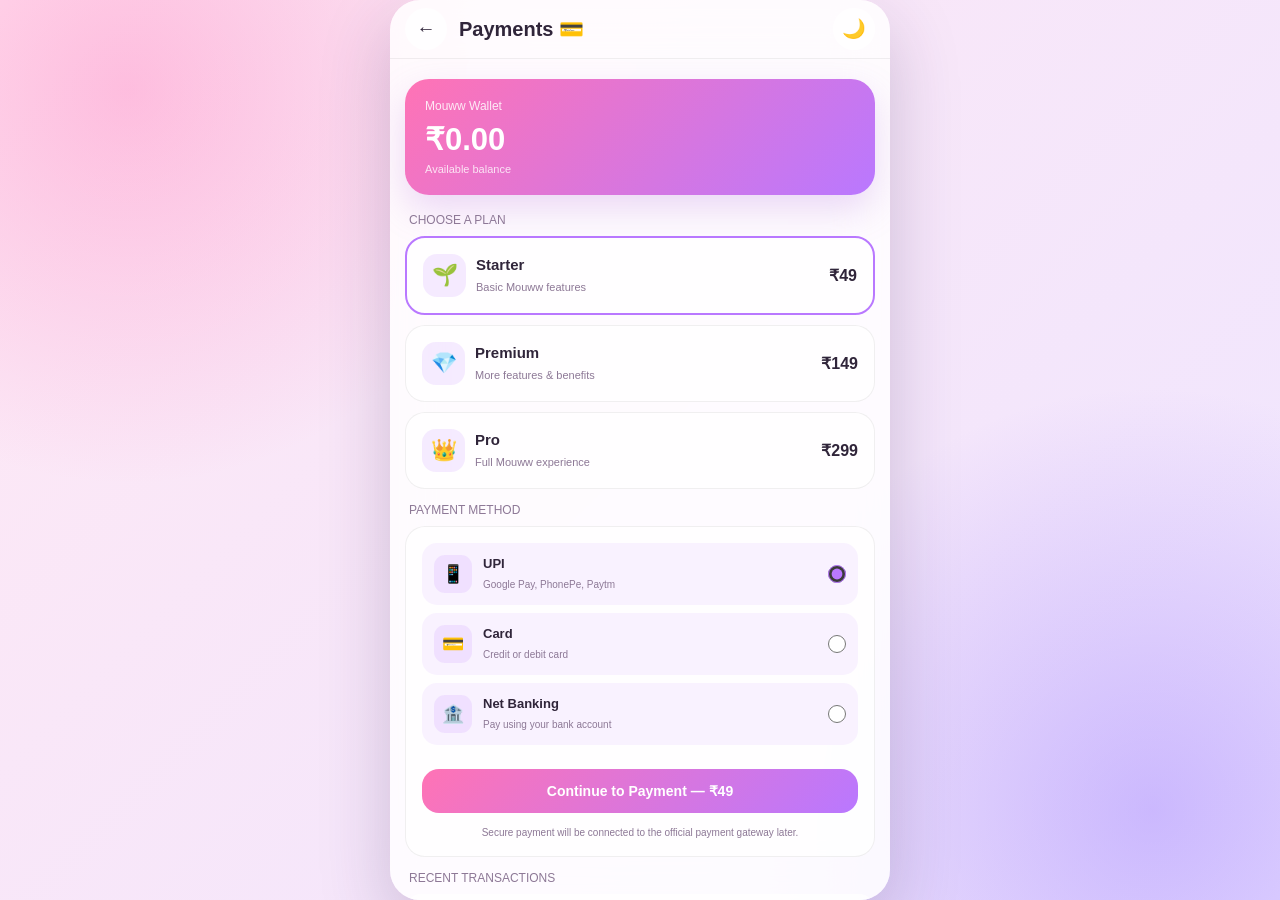
<file: mouww-app/mouww-app/mouww-app/payment/payment.html>
<!DOCTYPE html>
<html lang="en">
<head>
  <meta charset="UTF-8">
  <meta name="viewport" content="width=device-width, initial-scale=1.0">
  <title>Mouww — Payment</title>

  <style>
    * {
      box-sizing: border-box;
      margin: 0;
      padding: 0;
    }

    :root {
      --bg1: #ffe8f4;
      --bg2: #eee5ff;
      --card: rgba(255,255,255,.84);
      --item: rgba(255,255,255,.72);
      --text: #30253a;
      --muted: #8d7896;
      --accent: #b978ff;
      --pink: #ff73b5;
      --green: #35b86a;
      --border: rgba(0,0,0,.06);
    }

    body.dark {
      --bg1: #100b18;
      --bg2: #21162d;
      --card: rgba(29,21,40,.94);
      --item: rgba(50,38,60,.92);
      --text: #fff5ff;
      --muted: #b9a9c0;
      --border: rgba(255,255,255,.08);
    }

    body {
      min-height: 100vh;
      font-family: Arial, sans-serif;
      color: var(--text);

      background:
        radial-gradient(circle at 10% 10%, rgba(255,110,180,.35), transparent 28%),
        radial-gradient(circle at 90% 90%, rgba(135,100,255,.35), transparent 30%),
        linear-gradient(135deg, var(--bg1), var(--bg2));

      display: flex;
      justify-content: center;
      align-items: center;
    }

    .app {
      width: 100%;
      max-width: 500px;
      min-height: 100vh;

      background: var(--card);
      backdrop-filter: blur(25px);
      -webkit-backdrop-filter: blur(25px);

      display: flex;
      flex-direction: column;
    }

    @media (min-width:600px) {
      .app {
        min-height: 90vh;
        max-height: 900px;
        border-radius: 30px;
        overflow: hidden;
        box-shadow: 0 25px 70px rgba(60,30,90,.22);
      }
    }

    .header {
      height: 65px;
      padding: 0 15px;

      display: flex;
      align-items: center;
      gap: 12px;

      border-bottom: 1px solid var(--border);
    }

    .back,
    .theme {
      width: 42px;
      height: 42px;

      border: none;
      border-radius: 50%;

      background: var(--item);
      color: var(--text);

      cursor: pointer;
      font-size: 19px;
    }

    .title {
      flex: 1;
      font-size: 20px;
      font-weight: bold;
    }

    .content {
      flex: 1;
      overflow-y: auto;
      padding: 20px 15px 30px;
    }

    .balance {
      padding: 20px;

      border-radius: 24px;

      background:
        linear-gradient(135deg, var(--pink), var(--accent));

      color: white;

      margin-bottom: 18px;

      box-shadow: 0 15px 35px rgba(180,110,220,.25);
    }

    .balance-label {
      font-size: 12px;
      opacity: .85;
      margin-bottom: 8px;
    }

    .balance-value {
      font-size: 31px;
      font-weight: bold;
      margin-bottom: 5px;
    }

    .balance-sub {
      font-size: 11px;
      opacity: .8;
    }

    .section-title {
      color: var(--muted);
      font-size: 12px;
      text-transform: uppercase;
      margin: 14px 4px 9px;
    }

    .plans {
      display: grid;
      gap: 10px;
    }

    .plan {
      padding: 16px;

      border-radius: 20px;

      background: var(--item);

      border: 1px solid var(--border);

      cursor: pointer;

      transition: .2s;
    }

    .plan:hover {
      transform: translateY(-2px);
    }

    .plan.selected {
      border: 2px solid var(--accent);
    }

    .plan-top {
      display: flex;
      align-items: center;
      gap: 10px;
    }

    .plan-icon {
      width: 43px;
      height: 43px;

      border-radius: 14px;

      display: flex;
      align-items: center;
      justify-content: center;

      background: rgba(185,120,255,.15);

      font-size: 21px;
    }

    .plan-info {
      flex: 1;
    }

    .plan-info strong {
      display: block;
      font-size: 15px;
      margin-bottom: 4px;
    }

    .plan-info span {
      color: var(--muted);
      font-size: 11px;
    }

    .price {
      font-weight: bold;
      font-size: 16px;
    }

    .payment-box {
      background: var(--item);
      border: 1px solid var(--border);

      border-radius: 20px;

      padding: 16px;
    }

    .method {
      display: flex;
      align-items: center;
      gap: 11px;

      padding: 12px;

      border-radius: 15px;

      background: rgba(185,120,255,.09);

      margin-bottom: 8px;

      cursor: pointer;
    }

    .method:last-child {
      margin-bottom: 0;
    }

    .method-icon {
      width: 38px;
      height: 38px;

      border-radius: 11px;

      display: flex;
      align-items: center;
      justify-content: center;

      background: rgba(185,120,255,.15);

      font-size: 18px;
    }

    .method-info {
      flex: 1;
    }

    .method-info strong {
      display: block;
      font-size: 13px;
      margin-bottom: 3px;
    }

    .method-info span {
      color: var(--muted);
      font-size: 10px;
    }

    .radio {
      width: 18px;
      height: 18px;
      accent-color: var(--accent);
    }

    .pay-button {
      width: 100%;

      margin-top: 16px;

      padding: 14px;

      border: none;
      border-radius: 17px;

      background:
        linear-gradient(135deg, var(--pink), var(--accent));

      color: white;

      font-weight: bold;
      font-size: 14px;

      cursor: pointer;
    }

    .pay-button:disabled {
      opacity: .5;
      cursor: not-allowed;
    }

    .note {
      text-align: center;

      color: var(--muted);

      font-size: 10px;

      line-height: 1.5;

      margin-top: 12px;
    }

    .transactions {
      display: grid;
      gap: 8px;
    }

    .transaction {
      display: flex;
      align-items: center;

      padding: 12px;

      border-radius: 16px;

      background: var(--item);
    }

    .transaction-icon {
      width: 38px;
      height: 38px;

      border-radius: 12px;

      display: flex;
      align-items: center;
      justify-content: center;

      background: rgba(53,184,106,.12);

      color: var(--green);
    }

    .transaction-info {
      flex: 1;
      margin-left: 10px;
    }

    .transaction-info strong {
      display: block;
      font-size: 12px;
      margin-bottom: 3px;
    }

    .transaction-info span {
      color: var(--muted);
      font-size: 10px;
    }

    .transaction-amount {
      color: var(--green);
      font-weight: bold;
      font-size: 12px;
    }

    .toast {
      position: fixed;

      left: 50%;
      bottom: 25px;

      transform: translate(-50%,20px);

      opacity: 0;
      pointer-events: none;

      padding: 11px 17px;

      border-radius: 20px;

      background: rgba(30,20,40,.94);
      color: white;

      font-size: 12px;

      z-index: 20;

      transition: .3s;
    }

    .toast.show {
      opacity: 1;
      transform: translate(-50%,0);
    }
  </style>
</head>

<body>

  <main class="app">

    <header class="header">

      <button class="back" onclick="goBack()">←</button>

      <div class="title">
        Payments 💳
      </div>

      <button
        class="theme"
        id="themeButton"
        onclick="toggleTheme()"
      >
        🌙
      </button>

    </header>


    <section class="content">

      <div class="balance">

        <div class="balance-label">
          Mouww Wallet
        </div>

        <div class="balance-value">
          ₹0.00
        </div>

        <div class="balance-sub">
          Available balance
        </div>

      </div>


      <div class="section-title">
        Choose a Plan
      </div>

      <div class="plans">

        <div
          class="plan selected"
          onclick="selectPlan(this, 'Starter', 49)"
        >

          <div class="plan-top">

            <div class="plan-icon">
              🌱
            </div>

            <div class="plan-info">

              <strong>
                Starter
              </strong>

              <span>
                Basic Mouww features
              </span>

            </div>

            <div class="price">
              ₹49
            </div>

          </div>

        </div>


        <div
          class="plan"
          onclick="selectPlan(this, 'Premium', 149)"
        >

          <div class="plan-top">

            <div class="plan-icon">
              💎
            </div>

            <div class="plan-info">

              <strong>
                Premium
              </strong>

              <span>
                More features & benefits
              </span>

            </div>

            <div class="price">
              ₹149
            </div>

          </div>

        </div>


        <div
          class="plan"
          onclick="selectPlan(this, 'Pro', 299)"
        >

          <div class="plan-top">

            <div class="plan-icon">
              👑
            </div>

            <div class="plan-info">

              <strong>
                Pro
              </strong>

              <span>
                Full Mouww experience
              </span>

            </div>

            <div class="price">
              ₹299
            </div>

          </div>

        </div>

      </div>


      <div class="section-title">
        Payment Method
      </div>

      <div class="payment-box">

        <label class="method">

          <div class="method-icon">
            📱
          </div>

          <div class="method-info">

            <strong>
              UPI
            </strong>

            <span>
              Google Pay, PhonePe, Paytm
            </span>

          </div>

          <input
            class="radio"
            type="radio"
            name="method"
            value="upi"
            checked
          >

        </label>


        <label class="method">

          <div class="method-icon">
            💳
          </div>

          <div class="method-info">

            <strong>
              Card
            </strong>

            <span>
              Credit or debit card
            </span>

          </div>

          <input
            class="radio"
            type="radio"
            name="method"
            value="card"
          >

        </label>


        <label class="method">

          <div class="method-icon">
            🏦
          </div>

          <div class="method-info">

            <strong>
              Net Banking
            </strong>

            <span>
              Pay using your bank account
            </span>

          </div>

          <input
            class="radio"
            type="radio"
            name="method"
            value="bank"
          >

        </label>


        <button
          class="pay-button"
          onclick="startPayment()"
        >
          Continue to Payment — ₹49
        </button>

        <p class="note">
          Secure payment will be connected to the
          official payment gateway later.
        </p>

      </div>


      <div class="section-title">
        Recent Transactions
      </div>

      <div class="transactions">

        <div class="transaction">

          <div class="transaction-icon">
            ✓
          </div>

          <div class="transaction-info">

            <strong>
              No transactions yet
            </strong>

            <span>
              Your payment history will appear here
            </span>

          </div>

          <div class="transaction-amount">
            —
          </div>

        </div>

      </div>

    </section>

  </main>


  <div
    class="toast"
    id="toast"
  ></div>


  <script>

    let selectedPlan = {
      name: "Starter",
      price: 49
    };


    function showToast(message) {

      const toast =
        document.getElementById("toast");

      toast.textContent = message;

      toast.classList.add("show");

      setTimeout(() => {

        toast.classList.remove("show");

      }, 2200);
    }


    function selectPlan(element, name, price) {

      document
        .querySelectorAll(".plan")
        .forEach(plan => {
          plan.classList.remove("selected");
        });

      element.classList.add("selected");

      selectedPlan = {
        name: name,
        price: price
      };

      document.querySelector(
        ".pay-button"
      ).textContent =
        `Continue to Payment — ₹${price}`;
    }


    function startPayment() {

      const method =
        document.querySelector(
          'input[name="method"]:checked'
        ).value;

      showToast(
        `${selectedPlan.name} selected • ${method.toUpperCase()} 💳`
      );

      /*
        IMPORTANT:

        Real payment processing should be
        connected later using a secure
        payment gateway/server.

        Never put secret payment keys
        inside this HTML file.
      */
    }


    function toggleTheme() {

      document.body.classList.toggle("dark");

      const dark =
        document.body.classList.contains("dark");

      document.getElementById(
        "themeButton"
      ).textContent =
        dark ? "☀️" : "🌙";

      localStorage.setItem(
        "mouww-theme",
        dark ? "dark" : "light"
      );
    }


    if (
      localStorage.getItem("mouww-theme")
      === "dark"
    ) {

      document.body.classList.add("dark");

      document.getElementById(
        "themeButton"
      ).textContent = "☀️";
    }


    function goBack() {

      if (history.length > 1) {

        history.back();

      } else {

        showToast(
          "Home page will be connected later 🏠"
        );
      }
    }

  </script>

</body>
</html>
</file>
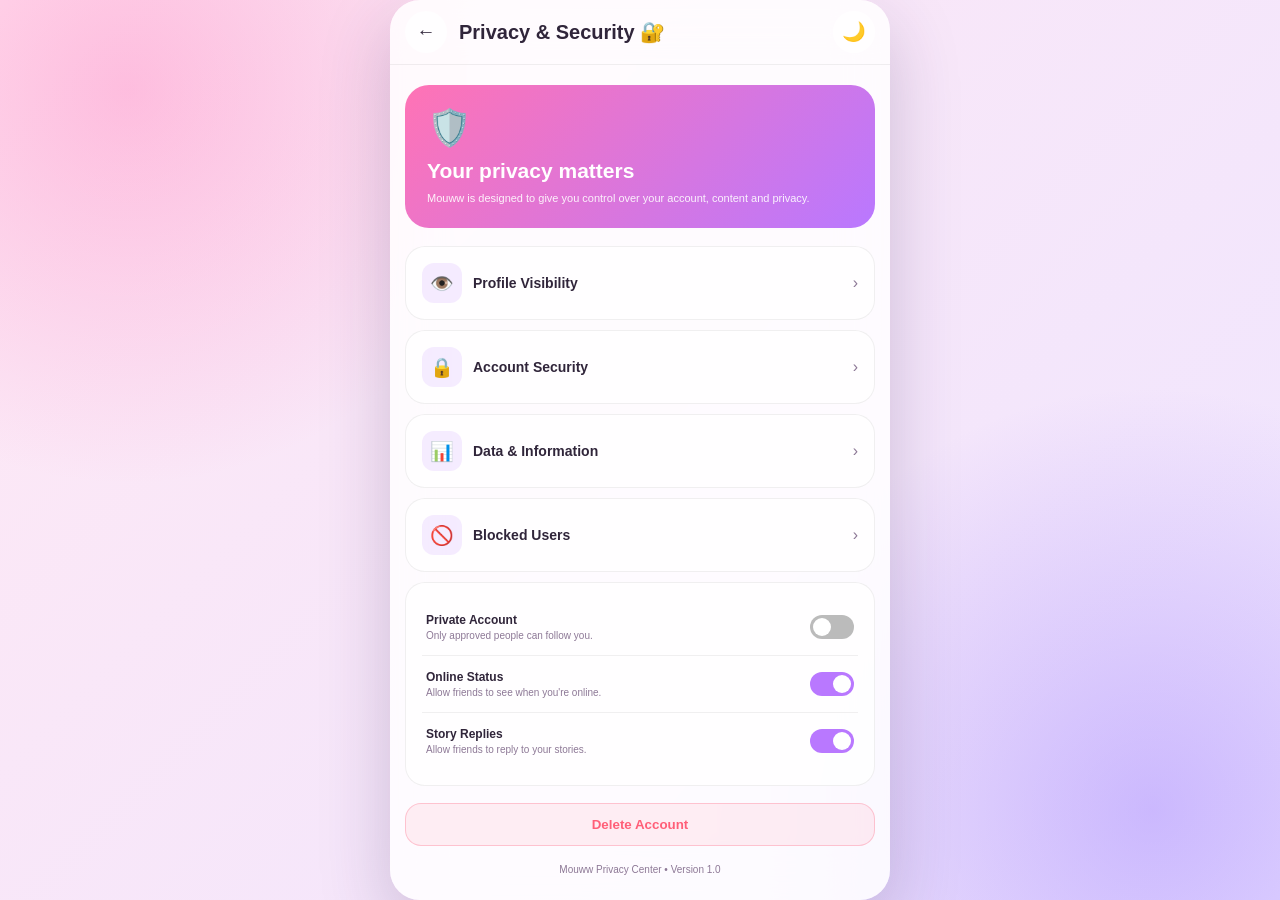
<file: mouww-app/mouww-app/mouww-app/privacy/privacy.html>
<!DOCTYPE html>
<html lang="en">
<head>
  <meta charset="UTF-8">
  <meta name="viewport" content="width=device-width, initial-scale=1.0">
  <title>Mouww — Privacy</title>

  <style>
    * {
      box-sizing: border-box;
      margin: 0;
      padding: 0;
    }

    :root {
      --bg1: #ffe8f4;
      --bg2: #eee5ff;
      --card: rgba(255,255,255,.84);
      --item: rgba(255,255,255,.72);
      --text: #30253a;
      --muted: #8d7896;
      --accent: #b978ff;
      --pink: #ff73b5;
      --green: #35b86a;
      --border: rgba(0,0,0,.06);
    }

    body.dark {
      --bg1: #100b18;
      --bg2: #21162d;
      --card: rgba(29,21,40,.94);
      --item: rgba(50,38,60,.92);
      --text: #fff5ff;
      --muted: #b9a9c0;
      --border: rgba(255,255,255,.08);
    }

    body {
      min-height: 100vh;
      font-family: Arial, sans-serif;
      color: var(--text);

      background:
        radial-gradient(circle at 10% 10%, rgba(255,110,180,.35), transparent 28%),
        radial-gradient(circle at 90% 90%, rgba(135,100,255,.35), transparent 30%),
        linear-gradient(135deg, var(--bg1), var(--bg2));

      display: flex;
      justify-content: center;
      align-items: center;
    }

    .app {
      width: 100%;
      max-width: 500px;
      min-height: 100vh;

      background: var(--card);

      backdrop-filter: blur(25px);
      -webkit-backdrop-filter: blur(25px);

      display: flex;
      flex-direction: column;
    }

    @media (min-width:600px) {
      .app {
        min-height: 90vh;
        max-height: 900px;

        border-radius: 30px;
        overflow: hidden;

        box-shadow: 0 25px 70px rgba(60,30,90,.22);
      }
    }

    .header {
      height: 65px;
      padding: 0 15px;

      display: flex;
      align-items: center;
      gap: 12px;

      border-bottom: 1px solid var(--border);
    }

    .back,
    .theme {
      width: 42px;
      height: 42px;

      border: none;
      border-radius: 50%;

      background: var(--item);
      color: var(--text);

      cursor: pointer;
      font-size: 19px;
    }

    .title {
      flex: 1;
      font-size: 20px;
      font-weight: bold;
    }

    .content {
      flex: 1;
      overflow-y: auto;
      padding: 20px 15px 30px;
    }

    .hero {
      padding: 22px;

      border-radius: 24px;

      background:
        linear-gradient(
          135deg,
          var(--pink),
          var(--accent)
        );

      color: white;

      margin-bottom: 18px;
    }

    .hero-icon {
      font-size: 36px;
      margin-bottom: 10px;
    }

    .hero h2 {
      font-size: 21px;
      margin-bottom: 7px;
    }

    .hero p {
      font-size: 11px;
      line-height: 1.5;
      opacity: .9;
    }

    .section {
      background: var(--item);

      border: 1px solid var(--border);

      border-radius: 20px;

      padding: 16px;

      margin-bottom: 10px;
    }

    .section-header {
      display: flex;
      align-items: center;
      gap: 11px;

      cursor: pointer;
    }

    .section-icon {
      width: 40px;
      height: 40px;

      border-radius: 12px;

      background: rgba(185,120,255,.14);

      display: flex;
      align-items: center;
      justify-content: center;

      font-size: 19px;
    }

    .section-title {
      flex: 1;

      font-size: 14px;
      font-weight: bold;
    }

    .arrow {
      color: var(--muted);
      font-size: 16px;

      transition: .25s;
    }

    .section.open .arrow {
      transform: rotate(90deg);
    }

    .details {
      display: none;

      padding: 13px 4px 3px;

      color: var(--muted);

      font-size: 11px;

      line-height: 1.7;
    }

    .section.open .details {
      display: block;
    }

    .toggle-row {
      display: flex;
      align-items: center;
      gap: 12px;

      padding: 14px 4px;

      border-bottom: 1px solid var(--border);
    }

    .toggle-row:last-child {
      border-bottom: none;
    }

    .toggle-info {
      flex: 1;
    }

    .toggle-info strong {
      display: block;
      font-size: 12px;
      margin-bottom: 3px;
    }

    .toggle-info span {
      display: block;
      color: var(--muted);
      font-size: 10px;
    }

    .switch {
      position: relative;

      width: 44px;
      height: 24px;
    }

    .switch input {
      opacity: 0;
      width: 0;
      height: 0;
    }

    .slider {
      position: absolute;
      inset: 0;

      cursor: pointer;

      border-radius: 20px;

      background: #bbb;
    }

    .slider:before {
      content: "";

      position: absolute;

      width: 18px;
      height: 18px;

      left: 3px;
      top: 3px;

      background: white;

      border-radius: 50%;

      transition: .25s;
    }

    .switch input:checked + .slider {
      background: var(--accent);
    }

    .switch input:checked + .slider:before {
      transform: translateX(20px);
    }

    .danger {
      width: 100%;

      margin-top: 7px;

      padding: 13px;

      border: 1px solid rgba(255,70,100,.25);

      border-radius: 16px;

      background: rgba(255,70,100,.08);

      color: #ff5f78;

      font-weight: bold;

      cursor: pointer;
    }

    .version {
      text-align: center;

      color: var(--muted);

      font-size: 10px;

      margin-top: 18px;
    }

    .toast {
      position: fixed;

      left: 50%;
      bottom: 25px;

      transform: translate(-50%,20px);

      opacity: 0;

      pointer-events: none;

      padding: 11px 17px;

      border-radius: 20px;

      background: rgba(30,20,40,.94);

      color: white;

      font-size: 12px;

      z-index: 20;

      transition: .3s;
    }

    .toast.show {
      opacity: 1;
      transform: translate(-50%,0);
    }
  </style>
</head>

<body>

  <main class="app">

    <header class="header">

      <button
        class="back"
        onclick="goBack()"
      >
        ←
      </button>

      <div class="title">
        Privacy & Security 🔐
      </div>

      <button
        class="theme"
        id="themeButton"
        onclick="toggleTheme()"
      >
        🌙
      </button>

    </header>


    <section class="content">

      <div class="hero">

        <div class="hero-icon">
          🛡️
        </div>

        <h2>
          Your privacy matters
        </h2>

        <p>
          Mouww is designed to give you control
          over your account, content and privacy.
        </p>

      </div>


      <div class="section">

        <div
          class="section-header"
          onclick="toggleSection(this)"
        >

          <div class="section-icon">
            👁️
          </div>

          <div class="section-title">
            Profile Visibility
          </div>

          <div class="arrow">
            ›
          </div>

        </div>

        <div class="details">
          Control who can view your profile,
          posts and personal information.
        </div>

      </div>


      <div class="section">

        <div
          class="section-header"
          onclick="toggleSection(this)"
        >

          <div class="section-icon">
            🔒
          </div>

          <div class="section-title">
            Account Security
          </div>

          <div class="arrow">
            ›
          </div>

        </div>

        <div class="details">
          Keep your account protected with
          secure login, session management and
          account verification.
        </div>

      </div>


      <div class="section">

        <div
          class="section-header"
          onclick="toggleSection(this)"
        >

          <div class="section-icon">
            📊
          </div>

          <div class="section-title">
            Data & Information
          </div>

          <div class="arrow">
            ›
          </div>

        </div>

        <div class="details">
          You should be able to understand what
          information the application stores and
          how that information is used.
        </div>

      </div>


      <div class="section">

        <div
          class="section-header"
          onclick="toggleSection(this)"
        >

          <div class="section-icon">
            🚫
          </div>

          <div class="section-title">
            Blocked Users
          </div>

          <div class="arrow">
            ›
          </div>

        </div>

        <div class="details">
          Manage accounts that you have blocked.
          Blocked users cannot interact with
          your account.
        </div>

      </div>


      <div class="section">

        <div class="toggle-row">

          <div class="toggle-info">

            <strong>
              Private Account
            </strong>

            <span>
              Only approved people can follow you.
            </span>

          </div>

          <label class="switch">

            <input
              type="checkbox"
              id="privateAccount"
              onchange="settingChanged('Private Account')"
            >

            <span class="slider"></span>

          </label>

        </div>


        <div class="toggle-row">

          <div class="toggle-info">

            <strong>
              Online Status
            </strong>

            <span>
              Allow friends to see when you're online.
            </span>

          </div>

          <label class="switch">

            <input
              type="checkbox"
              id="onlineStatus"
              checked
              onchange="settingChanged('Online Status')"
            >

            <span class="slider"></span>

          </label>

        </div>


        <div class="toggle-row">

          <div class="toggle-info">

            <strong>
              Story Replies
            </strong>

            <span>
              Allow friends to reply to your stories.
            </span>

          </div>

          <label class="switch">

            <input
              type="checkbox"
              id="storyReplies"
              checked
              onchange="settingChanged('Story Replies')"
            >

            <span class="slider"></span>

          </label>

        </div>

      </div>


      <button
        class="danger"
        onclick="deleteAccount()"
      >
        Delete Account
      </button>


      <div class="version">
        Mouww Privacy Center • Version 1.0
      </div>

    </section>

  </main>


  <div
    class="toast"
    id="toast"
  ></div>


  <script>

    function showToast(message) {

      const toast =
        document.getElementById("toast");

      toast.textContent = message;

      toast.classList.add("show");

      setTimeout(() => {

        toast.classList.remove("show");

      }, 2200);
    }


    function toggleSection(header) {

      const section =
        header.parentElement;

      section.classList.toggle("open");
    }


    function settingChanged(name) {

      showToast(
        `${name} updated 🔐`
      );
    }


    function deleteAccount() {

      const confirmed =
        confirm(
          "Are you sure you want to delete your Mouww account?"
        );

      if (confirmed) {

        showToast(
          "Account deletion will be connected securely later."
        );
      }
    }


    function toggleTheme() {

      document.body.classList.toggle("dark");

      const dark =
        document.body.classList.contains("dark");

      document.getElementById(
        "themeButton"
      ).textContent =
        dark ? "☀️" : "🌙";

      localStorage.setItem(
        "mouww-theme",
        dark ? "dark" : "light"
      );
    }


    if (
      localStorage.getItem("mouww-theme")
      === "dark"
    ) {

      document.body.classList.add("dark");

      document.getElementById(
        "themeButton"
      ).textContent = "☀️";
    }


    function goBack() {

      if (history.length > 1) {

        history.back();

      } else {

        showToast(
          "Home page will be connected later 🏠"
        );
      }
    }

  </script>

</body>
</html>
</file>
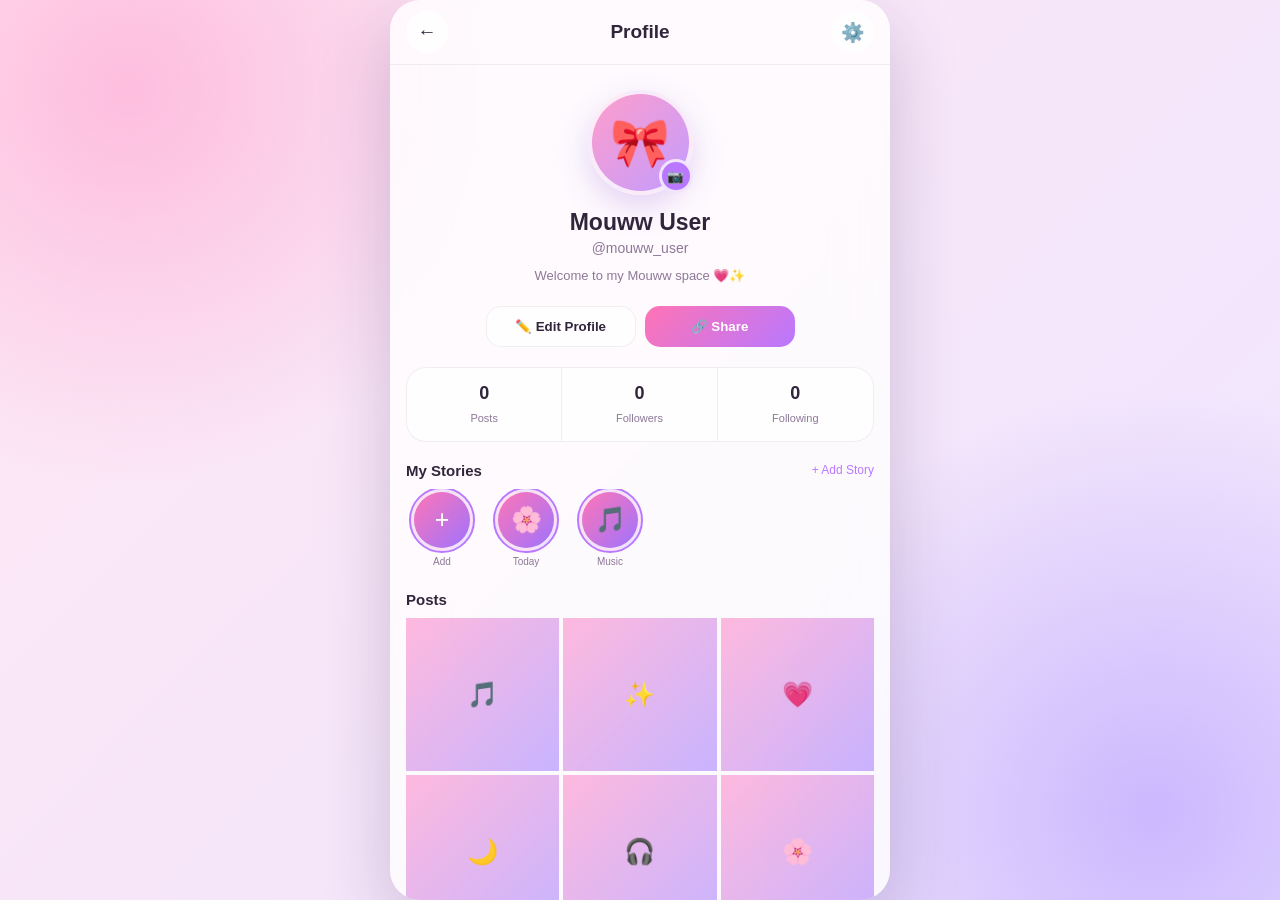
<file: mouww-app/mouww-app/mouww-app/profile/profile.html>
<!DOCTYPE html>
<html lang="en">
<head>
  <meta charset="UTF-8">
  <meta name="viewport" content="width=device-width, initial-scale=1.0">

  <title>Mouww — Profile</title>

  <style>
    * {
      box-sizing: border-box;
      margin: 0;
      padding: 0;
    }

    :root {
      --bg1: #ffe8f4;
      --bg2: #eee5ff;
      --card: rgba(255,255,255,.8);
      --item: rgba(255,255,255,.72);
      --text: #30253a;
      --muted: #8d7896;
      --accent: #b978ff;
      --pink: #ff73b5;
      --border: rgba(0,0,0,.06);
    }

    body.dark {
      --bg1: #100b18;
      --bg2: #21162d;
      --card: rgba(29,21,40,.92);
      --item: rgba(50,38,60,.92);
      --text: #fff5ff;
      --muted: #b9a9c0;
      --border: rgba(255,255,255,.08);
    }

    body {
      min-height: 100vh;
      font-family: Arial, sans-serif;
      color: var(--text);

      background:
        radial-gradient(
          circle at 10% 10%,
          rgba(255,110,180,.35),
          transparent 28%
        ),
        radial-gradient(
          circle at 90% 90%,
          rgba(135,100,255,.35),
          transparent 30%
        ),
        linear-gradient(
          135deg,
          var(--bg1),
          var(--bg2)
        );

      display: flex;
      justify-content: center;
      align-items: center;
    }

    .app {
      width: 100%;
      max-width: 500px;
      min-height: 100vh;

      background: var(--card);
      backdrop-filter: blur(25px);
      -webkit-backdrop-filter: blur(25px);

      position: relative;
      z-index: 2;
    }

    @media (min-width:600px) {
      .app {
        min-height: 90vh;
        max-height: 900px;
        border-radius: 30px;
        overflow: hidden;

        box-shadow:
          0 25px 70px rgba(60,30,90,.22);
      }
    }

    /* Header */

    .header {
      height: 65px;

      padding: 0 16px;

      display: flex;
      align-items: center;

      border-bottom: 1px solid var(--border);
    }

    .back,
    .settings {
      width: 42px;
      height: 42px;

      border: none;
      border-radius: 50%;

      background: var(--item);
      color: var(--text);

      cursor: pointer;

      font-size: 19px;
    }

    .header-title {
      flex: 1;

      text-align: center;

      font-size: 19px;
      font-weight: bold;
    }

    /* Profile */

    .profile-top {
      padding: 25px 20px 20px;

      text-align: center;
    }

    .avatar-wrap {
      position: relative;

      width: 105px;
      height: 105px;

      margin: 0 auto 14px;
    }

    .avatar {
      width: 105px;
      height: 105px;

      border-radius: 50%;

      background:
        linear-gradient(
          135deg,
          #ff9dcc,
          #c29cff
        );

      display: flex;
      align-items: center;
      justify-content: center;

      font-size: 48px;

      overflow: hidden;

      border: 4px solid var(--card);

      box-shadow:
        0 12px 30px rgba(150,90,210,.25);
    }

    .avatar img {
      width: 100%;
      height: 100%;
      object-fit: cover;
    }

    .camera {
      position: absolute;

      right: 0;
      bottom: 2px;

      width: 34px;
      height: 34px;

      border: 3px solid var(--card);

      border-radius: 50%;

      background: var(--accent);
      color: white;

      cursor: pointer;
    }

    #photoInput {
      display: none;
    }

    .name {
      font-size: 23px;
      margin-bottom: 4px;
    }

    .username {
      color: var(--muted);
      font-size: 14px;
      margin-bottom: 10px;
    }

    .bio {
      max-width: 330px;

      margin: 0 auto;

      color: var(--muted);

      font-size: 13px;

      line-height: 1.5;
    }

    /* Buttons */

    .actions {
      display: flex;

      justify-content: center;

      gap: 9px;

      padding: 0 18px 20px;
    }

    .action-btn {
      flex: 1;

      max-width: 150px;

      padding: 12px 14px;

      border: none;

      border-radius: 15px;

      font-weight: bold;

      cursor: pointer;
    }

    .edit {
      background: var(--item);
      color: var(--text);

      border: 1px solid var(--border);
    }

    .share {
      background:
        linear-gradient(
          135deg,
          var(--pink),
          var(--accent)
        );

      color: white;
    }

    /* Stats */

    .stats {
      display: grid;

      grid-template-columns:
        repeat(3,1fr);

      margin: 0 16px 20px;

      background: var(--item);

      border-radius: 20px;

      border: 1px solid var(--border);

      overflow: hidden;
    }

    .stat {
      text-align: center;

      padding: 15px 5px;

      border-right: 1px solid var(--border);
    }

    .stat:last-child {
      border-right: none;
    }

    .stat strong {
      display: block;

      font-size: 18px;

      margin-bottom: 4px;
    }

    .stat span {
      font-size: 11px;

      color: var(--muted);
    }

    /* Stories */

    .section {
      padding: 0 16px 20px;
    }

    .section-header {
      display: flex;
      align-items: center;

      margin-bottom: 10px;
    }

    .section-header h3 {
      flex: 1;
      font-size: 15px;
    }

    .section-header button {
      border: none;
      background: transparent;
      color: var(--accent);
      cursor: pointer;
      font-size: 12px;
    }

    .story-list {
      display: flex;
      gap: 12px;

      overflow-x: auto;

      padding-bottom: 4px;
    }

    .story {
      min-width: 72px;

      text-align: center;

      cursor: pointer;
    }

    .story-circle {
      width: 62px;
      height: 62px;

      margin: 0 auto 5px;

      border-radius: 50%;

      display: flex;
      align-items: center;
      justify-content: center;

      background:
        linear-gradient(
          135deg,
          #ff75b6,
          #9e73ff
        );

      color: white;

      font-size: 25px;

      border: 3px solid var(--card);
      outline: 2px solid var(--accent);
    }

    .story span {
      display: block;

      font-size: 10px;

      color: var(--muted);
    }

    /* Posts */

    .posts {
      display: grid;

      grid-template-columns:
        repeat(3,1fr);

      gap: 4px;

      padding-bottom: 30px;
    }

    .post {
      aspect-ratio: 1;

      background:
        linear-gradient(
          135deg,
          rgba(255,120,190,.5),
          rgba(150,110,255,.5)
        );

      display: flex;
      align-items: center;
      justify-content: center;

      font-size: 25px;

      cursor: pointer;
    }

    /* Toast */

    .toast {
      position: fixed;

      left: 50%;
      bottom: 25px;

      transform: translate(-50%,20px);

      opacity: 0;
      pointer-events: none;

      padding: 11px 17px;

      border-radius: 20px;

      background: rgba(30,20,40,.94);

      color: white;

      font-size: 12px;

      z-index: 20;

      transition: .3s;
    }

    .toast.show {
      opacity: 1;
      transform: translate(-50%,0);
    }
  </style>
</head>

<body>

  <main class="app">

    <!-- Header -->

    <header class="header">

      <button
        class="back"
        onclick="goBack()"
      >
        ←
      </button>

      <div class="header-title">
        Profile
      </div>

      <button
        class="settings"
        onclick="openSettings()"
      >
        ⚙️
      </button>

    </header>


    <!-- Profile -->

    <section class="profile-top">

      <div class="avatar-wrap">

        <div
          class="avatar"
          id="avatar"
        >
          🎀
        </div>

        <button
          class="camera"
          onclick="changePhoto()"
        >
          📷
        </button>

      </div>

      <h1
        class="name"
        id="name"
      >
        Mouww User
      </h1>

      <p
        class="username"
        id="username"
      >
        @mouww_user
      </p>

      <p class="bio">
        Welcome to my Mouww space 💗✨
      </p>

    </section>


    <!-- Actions -->

    <div class="actions">

      <button
        class="action-btn edit"
        onclick="editProfile()"
      >
        ✏️ Edit Profile
      </button>

      <button
        class="action-btn share"
        onclick="shareProfile()"
      >
        🔗 Share
      </button>

    </div>


    <!-- Stats -->

    <div class="stats">

      <div class="stat">

        <strong id="posts">
          0
        </strong>

        <span>
          Posts
        </span>

      </div>

      <div class="stat">

        <strong id="followers">
          0
        </strong>

        <span>
          Followers
        </span>

      </div>

      <div class="stat">

        <strong id="following">
          0
        </strong>

        <span>
          Following
        </span>

      </div>

    </div>


    <!-- Stories -->

    <section class="section">

      <div class="section-header">

        <h3>
          My Stories
        </h3>

        <button
          onclick="addStory()"
        >
          + Add Story
        </button>

      </div>

      <div class="story-list">

        <div
          class="story"
          onclick="addStory()"
        >

          <div class="story-circle">
            +
          </div>

          <span>
            Add
          </span>

        </div>

        <div class="story">

          <div class="story-circle">
            🌸
          </div>

          <span>
            Today
          </span>

        </div>

        <div class="story">

          <div class="story-circle">
            🎵
          </div>

          <span>
            Music
          </span>

        </div>

      </div>

    </section>


    <!-- Posts -->

    <section class="section">

      <div class="section-header">

        <h3>
          Posts
        </h3>

      </div>

      <div class="posts">

        <div class="post">🎵</div>
        <div class="post">✨</div>
        <div class="post">💗</div>
        <div class="post">🌙</div>
        <div class="post">🎧</div>
        <div class="post">🌸</div>

      </div>

    </section>


    <input
      type="file"
      id="photoInput"
      accept="image/*"
      onchange="uploadPhoto(event)"
    >

  </main>


  <div
    class="toast"
    id="toast"
  ></div>


  <script>

    function showToast(message) {

      const toast =
        document.getElementById("toast");

      toast.textContent = message;

      toast.classList.add("show");

      setTimeout(() => {

        toast.classList.remove("show");

      }, 2300);
    }


    /* Photo */

    function changePhoto() {

      document.getElementById(
        "photoInput"
      ).click();
    }


    function uploadPhoto(event) {

      const file =
        event.target.files[0];

      if (!file) return;

      if (!file.type.startsWith("image/")) {

        showToast(
          "Please select an image 🖼️"
        );

        return;
      }

      const reader =
        new FileReader();

      reader.onload = function(e) {

        const src = e.target.result;

        document.getElementById(
          "avatar"
        ).innerHTML =
          `<img src="${src}" alt="Profile photo">`;

        localStorage.setItem(
          "mouww-profile-photo",
          src
        );

        showToast(
          "Profile photo updated 💗"
        );
      };

      reader.readAsDataURL(file);
    }


    /* Restore photo */

    const savedPhoto =
      localStorage.getItem(
        "mouww-profile-photo"
      );

    if (savedPhoto) {

      document.getElementById(
        "avatar"
      ).innerHTML =
        `<img src="${savedPhoto}" alt="Profile photo">`;
    }


    /* Edit */

    function editProfile() {

      const oldName =
        document.getElementById(
          "name"
        ).textContent;

      const oldUsername =
        document.getElementById(
          "username"
        ).textContent
        .replace("@","");

      const newName =
        prompt(
          "Enter your name:",
          oldName
        );

      if (newName === null) return;

      const newUsername =
        prompt(
          "Enter your username:",
          oldUsername
        );

      if (newUsername === null) return;

      if (
        !newName.trim() ||
        !newUsername.trim()
      ) {

        showToast(
          "Please enter valid details 💗"
        );

        return;
      }

      document.getElementById(
        "name"
      ).textContent =
        newName.trim();

      document.getElementById(
        "username"
      ).textContent =
        "@" + newUsername.trim();

      localStorage.setItem(
        "mouww-name",
        newName.trim()
      );

      localStorage.setItem(
        "mouww-username",
        newUsername.trim()
      );

      showToast(
        "Profile updated ✨"
      );
    }


    /* Restore profile */

    const savedName =
      localStorage.getItem("mouww-name");

    const savedUsername =
      localStorage.getItem("mouww-username");

    if (savedName) {

      document.getElementById(
        "name"
      ).textContent = savedName;
    }

    if (savedUsername) {

      document.getElementById(
        "username"
      ).textContent =
        "@" + savedUsername;
    }


    /* Story */

    function addStory() {

      showToast(
        "Story upload will be connected next 📖✨"
      );
    }


    /* Share */

    async function shareProfile() {

      const username =
        document.getElementById(
          "username"
        ).textContent;

      const text =
        `Check out my Mouww profile ${username} 💗`;

      try {

        if (navigator.share) {

          await navigator.share({
            title: "Mouww Profile",
            text: text
          });

        } else {

          await navigator.clipboard.writeText(text);

          showToast(
            "Profile link copied 🔗"
          );
        }

      } catch {

        showToast(
          "Share cancelled"
        );
      }
    }


    /* Navigation */

    function openSettings() {

      window.location.href =
        "../settings/settings.html";
    }


    function goBack() {

      if (history.length > 1) {

        history.back();

      } else {

        showToast(
          "Home page will be connected later 🏠"
        );
      }
    }

  </script>

</body>
</html>
</file>
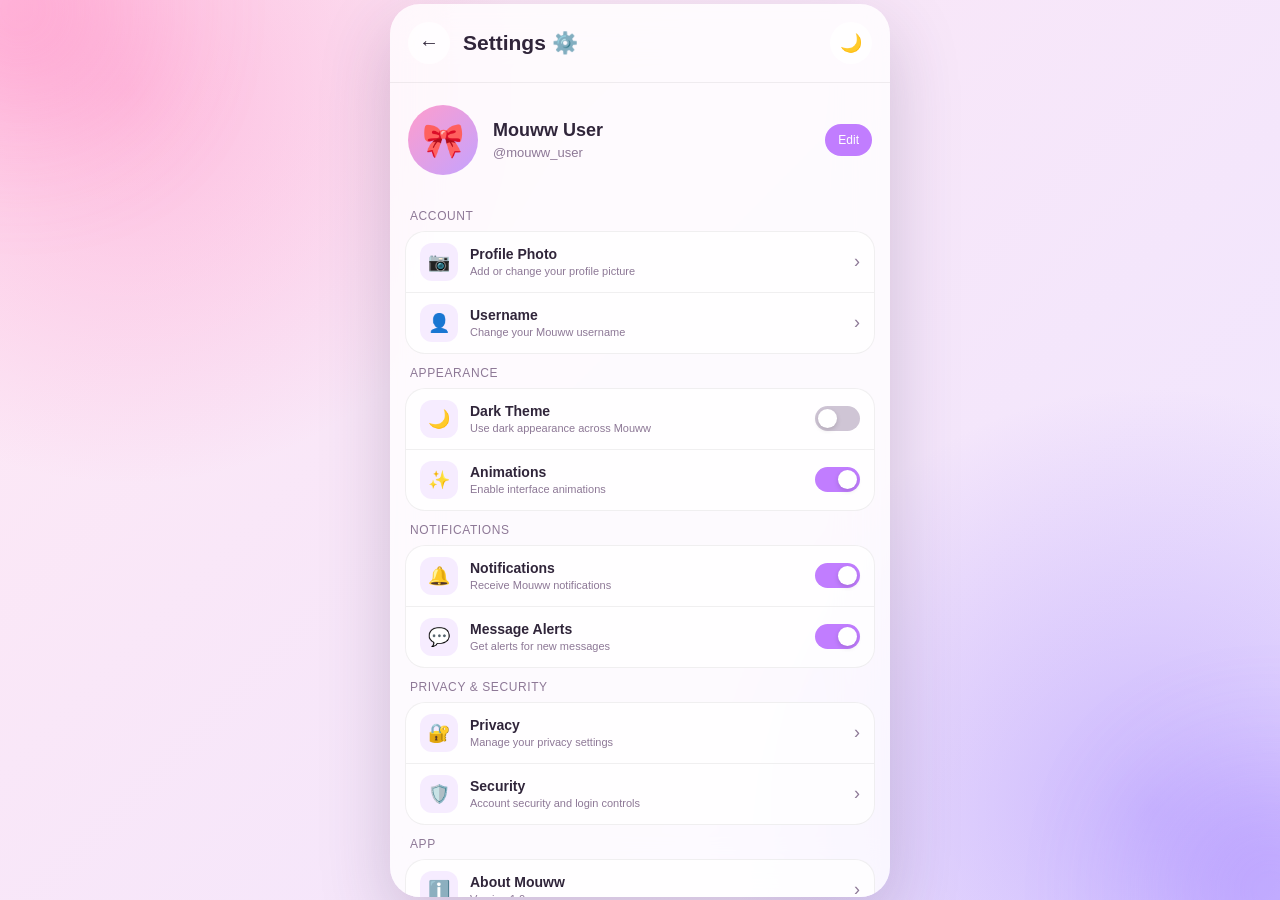
<file: mouww-app/mouww-app/mouww-app/settings/settings.html>
<!DOCTYPE html>
<html lang="en">
<head>
  <meta charset="UTF-8">
  <meta name="viewport" content="width=device-width, initial-scale=1.0">

  <title>Mouww — Settings</title>

  <style>
    * {
      box-sizing: border-box;
      margin: 0;
      padding: 0;
    }

    :root {
      --bg1: #ffe8f4;
      --bg2: #eee5ff;
      --card: rgba(255,255,255,.78);
      --item: rgba(255,255,255,.72);
      --text: #30253a;
      --muted: #8d7896;
      --accent: #c17dff;
      --danger: #ff5f78;
      --border: rgba(0,0,0,.06);
    }

    body.dark {
      --bg1: #100b18;
      --bg2: #21162d;
      --card: rgba(30,22,40,.9);
      --item: rgba(50,38,60,.9);
      --text: #fff5ff;
      --muted: #b9a9c0;
      --border: rgba(255,255,255,.08);
    }

    body {
      min-height: 100vh;
      font-family: Arial, sans-serif;
      color: var(--text);

      background:
        radial-gradient(
          circle at 10% 10%,
          rgba(255,110,180,.35),
          transparent 28%
        ),
        radial-gradient(
          circle at 90% 90%,
          rgba(135,100,255,.35),
          transparent 30%
        ),
        linear-gradient(
          135deg,
          var(--bg1),
          var(--bg2)
        );

      display: flex;
      justify-content: center;
      align-items: center;

      overflow-x: hidden;
      transition: .3s;
    }

    .orb {
      position: fixed;
      width: 220px;
      height: 220px;
      border-radius: 50%;
      filter: blur(70px);
      opacity: .45;
      pointer-events: none;

      animation: float 9s ease-in-out infinite alternate;
    }

    .orb.one {
      background: #ff78b9;
      top: -100px;
      left: -90px;
    }

    .orb.two {
      background: #9670ff;
      right: -100px;
      bottom: -100px;
      animation-delay: 2s;
    }

    @keyframes float {
      from {
        transform: translate(0,0) scale(1);
      }

      to {
        transform: translate(40px,35px) scale(1.2);
      }
    }

    .app {
      width: 100%;
      max-width: 500px;
      min-height: 100vh;

      background: var(--card);
      backdrop-filter: blur(25px);
      -webkit-backdrop-filter: blur(25px);

      position: relative;
      z-index: 2;
    }

    @media (min-width:600px) {
      .app {
        min-height: 90vh;
        max-height: 900px;
        border-radius: 30px;
        overflow: hidden;

        box-shadow:
          0 25px 70px rgba(70,40,90,.22);
      }
    }

    /* Header */

    .header {
      padding: 18px;

      display: flex;
      align-items: center;
      gap: 13px;

      border-bottom: 1px solid var(--border);
    }

    .back {
      width: 42px;
      height: 42px;

      border: none;
      border-radius: 50%;

      background: var(--item);
      color: var(--text);

      font-size: 20px;
      cursor: pointer;
    }

    .header h1 {
      flex: 1;
      font-size: 21px;
    }

    .theme {
      width: 42px;
      height: 42px;

      border: none;
      border-radius: 50%;

      background: var(--item);
      color: var(--text);

      font-size: 18px;
      cursor: pointer;
    }

    /* Profile */

    .profile {
      padding: 22px 18px;

      display: flex;
      align-items: center;
      gap: 15px;
    }

    .profile-photo {
      width: 70px;
      height: 70px;

      border-radius: 50%;

      display: flex;
      align-items: center;
      justify-content: center;

      font-size: 34px;

      background:
        linear-gradient(
          135deg,
          #ff9dcc,
          #c4a2ff
        );

      overflow: hidden;
      flex-shrink: 0;
    }

    .profile-photo img {
      width: 100%;
      height: 100%;
      object-fit: cover;
    }

    .profile-info {
      flex: 1;
      min-width: 0;
    }

    .profile-info h2 {
      font-size: 18px;
      margin-bottom: 4px;
    }

    .profile-info p {
      font-size: 13px;
      color: var(--muted);
    }

    .edit-profile {
      border: none;
      border-radius: 18px;

      padding: 9px 13px;

      background: var(--accent);
      color: white;

      cursor: pointer;
      font-size: 12px;
    }

    /* Sections */

    .content {
      padding: 0 15px 25px;

      overflow-y: auto;
      max-height: 700px;
    }

    .section-title {
      color: var(--muted);
      font-size: 12px;

      margin: 12px 5px 8px;

      text-transform: uppercase;
      letter-spacing: .6px;
    }

    .settings-group {
      background: var(--item);

      border-radius: 20px;

      overflow: hidden;

      border: 1px solid var(--border);
    }

    .setting {
      min-height: 60px;

      display: flex;
      align-items: center;

      gap: 12px;

      padding: 11px 14px;

      border-bottom: 1px solid var(--border);
    }

    .setting:last-child {
      border-bottom: none;
    }

    .setting-icon {
      width: 38px;
      height: 38px;

      border-radius: 12px;

      display: flex;
      align-items: center;
      justify-content: center;

      background: rgba(190,130,255,.14);

      font-size: 18px;

      flex-shrink: 0;
    }

    .setting-text {
      flex: 1;
    }

    .setting-text strong {
      display: block;
      font-size: 14px;
      margin-bottom: 3px;
    }

    .setting-text span {
      display: block;

      font-size: 11px;

      color: var(--muted);
    }

    .arrow {
      color: var(--muted);
      font-size: 18px;
    }

    /* Switch */

    .switch {
      position: relative;

      width: 45px;
      height: 25px;

      flex-shrink: 0;
    }

    .switch input {
      display: none;
    }

    .slider {
      position: absolute;
      inset: 0;

      border-radius: 20px;

      background: #cfc5d5;

      cursor: pointer;

      transition: .25s;
    }

    .slider::before {
      content: "";

      position: absolute;

      width: 19px;
      height: 19px;

      left: 3px;
      top: 3px;

      border-radius: 50%;

      background: white;

      transition: .25s;
      box-shadow: 0 2px 5px rgba(0,0,0,.15);
    }

    .switch input:checked + .slider {
      background: var(--accent);
    }

    .switch input:checked + .slider::before {
      transform: translateX(20px);
    }

    /* Profile photo input */

    #photoInput {
      display: none;
    }

    /* Danger */

    .danger {
      color: var(--danger);
    }

    /* Toast */

    .toast {
      position: fixed;

      left: 50%;
      bottom: 25px;

      transform: translate(-50%,20px);

      opacity: 0;
      pointer-events: none;

      background: rgba(30,20,40,.94);
      color: white;

      padding: 11px 17px;

      border-radius: 20px;

      font-size: 12px;

      z-index: 20;

      transition: .3s;
    }

    .toast.show {
      opacity: 1;
      transform: translate(-50%,0);
    }
  </style>
</head>

<body>

  <div class="orb one"></div>
  <div class="orb two"></div>

  <main class="app">

    <!-- Header -->

    <header class="header">

      <button
        class="back"
        onclick="goBack()"
      >
        ←
      </button>

      <h1>Settings ⚙️</h1>

      <button
        class="theme"
        id="themeButton"
        onclick="toggleTheme()"
      >
        🌙
      </button>

    </header>


    <!-- Profile -->

    <section class="profile">

      <div
        class="profile-photo"
        id="profilePhoto"
      >
        🎀
      </div>

      <div class="profile-info">

        <h2 id="profileName">
          Mouww User
        </h2>

        <p id="profileUsername">
          @mouww_user
        </p>

      </div>

      <button
        class="edit-profile"
        onclick="editProfile()"
      >
        Edit
      </button>

    </section>


    <div class="content">

      <!-- Account -->

      <div class="section-title">
        Account
      </div>

      <div class="settings-group">

        <div
          class="setting"
          onclick="changePhoto()"
          style="cursor:pointer"
        >

          <div class="setting-icon">
            📷
          </div>

          <div class="setting-text">

            <strong>
              Profile Photo
            </strong>

            <span>
              Add or change your profile picture
            </span>

          </div>

          <div class="arrow">
            ›
          </div>

        </div>


        <div
          class="setting"
          onclick="editProfile()"
          style="cursor:pointer"
        >

          <div class="setting-icon">
            👤
          </div>

          <div class="setting-text">

            <strong>
              Username
            </strong>

            <span>
              Change your Mouww username
            </span>

          </div>

          <div class="arrow">
            ›
          </div>

        </div>

      </div>


      <!-- Appearance -->

      <div class="section-title">
        Appearance
      </div>

      <div class="settings-group">

        <div class="setting">

          <div class="setting-icon">
            🌙
          </div>

          <div class="setting-text">

            <strong>
              Dark Theme
            </strong>

            <span>
              Use dark appearance across Mouww
            </span>

          </div>

          <label class="switch">

            <input
              type="checkbox"
              id="darkSwitch"
              onchange="toggleThemeFromSwitch()"
            >

            <span class="slider"></span>

          </label>

        </div>


        <div class="setting">

          <div class="setting-icon">
            ✨
          </div>

          <div class="setting-text">

            <strong>
              Animations
            </strong>

            <span>
              Enable interface animations
            </span>

          </div>

          <label class="switch">

            <input
              type="checkbox"
              id="animationSwitch"
              checked
              onchange="toggleAnimations()"
            >

            <span class="slider"></span>

          </label>

        </div>

      </div>


      <!-- Notifications -->

      <div class="section-title">
        Notifications
      </div>

      <div class="settings-group">

        <div class="setting">

          <div class="setting-icon">
            🔔
          </div>

          <div class="setting-text">

            <strong>
              Notifications
            </strong>

            <span>
              Receive Mouww notifications
            </span>

          </div>

          <label class="switch">

            <input
              type="checkbox"
              checked
              onchange="notificationToggle(this)"
            >

            <span class="slider"></span>

          </label>

        </div>


        <div class="setting">

          <div class="setting-icon">
            💬
          </div>

          <div class="setting-text">

            <strong>
              Message Alerts
            </strong>

            <span>
              Get alerts for new messages
            </span>

          </div>

          <label class="switch">

            <input
              type="checkbox"
              checked
              onchange="notificationToggle(this)"
            >

            <span class="slider"></span>

          </label>

        </div>

      </div>


      <!-- Privacy -->

      <div class="section-title">
        Privacy & Security
      </div>

      <div class="settings-group">

        <div
          class="setting"
          onclick="openPrivacy()"
          style="cursor:pointer"
        >

          <div class="setting-icon">
            🔐
          </div>

          <div class="setting-text">

            <strong>
              Privacy
            </strong>

            <span>
              Manage your privacy settings
            </span>

          </div>

          <div class="arrow">
            ›
          </div>

        </div>


        <div
          class="setting"
          onclick="showToast('Security settings coming soon 🔐')"
          style="cursor:pointer"
        >

          <div class="setting-icon">
            🛡️
          </div>

          <div class="setting-text">

            <strong>
              Security
            </strong>

            <span>
              Account security and login controls
            </span>

          </div>

          <div class="arrow">
            ›
          </div>

        </div>

      </div>


      <!-- App -->

      <div class="section-title">
        App
      </div>

      <div class="settings-group">

        <div
          class="setting"
          onclick="showToast('Mouww AI v1.0 💗')"
          style="cursor:pointer"
        >

          <div class="setting-icon">
            ℹ️
          </div>

          <div class="setting-text">

            <strong>
              About Mouww
            </strong>

            <span>
              Version 1.0
            </span>

          </div>

          <div class="arrow">
            ›
          </div>

        </div>


        <div
          class="setting"
          onclick="logout()"
          style="cursor:pointer"
        >

          <div class="setting-icon">
            🚪
          </div>

          <div class="setting-text">

            <strong class="danger">
              Log Out
            </strong>

            <span>
              Sign out of your Mouww account
            </span>

          </div>

          <div class="arrow danger">
            ›
          </div>

        </div>

      </div>

    </div>


    <!-- Hidden photo picker -->

    <input
      type="file"
      id="photoInput"
      accept="image/*"
      onchange="uploadPhoto(event)"
    >

  </main>


  <div
    class="toast"
    id="toast"
  ></div>


  <script>

    /* Toast */

    function showToast(message) {

      const toast =
        document.getElementById("toast");

      toast.textContent = message;

      toast.classList.add("show");

      setTimeout(() => {

        toast.classList.remove("show");

      }, 2300);
    }


    /* Theme */

    function toggleTheme() {

      document.body.classList.toggle("dark");

      const dark =
        document.body.classList.contains("dark");

      document.getElementById(
        "themeButton"
      ).textContent =
        dark ? "☀️" : "🌙";

      document.getElementById(
        "darkSwitch"
      ).checked = dark;

      localStorage.setItem(
        "mouww-theme",
        dark ? "dark" : "light"
      );
    }


    function toggleThemeFromSwitch() {

      const checked =
        document.getElementById(
          "darkSwitch"
        ).checked;

      if (
        checked !==
        document.body.classList.contains("dark")
      ) {
        toggleTheme();
      }
    }


    /* Restore theme */

    if (
      localStorage.getItem("mouww-theme")
      === "dark"
    ) {

      document.body.classList.add("dark");

      document.getElementById(
        "themeButton"
      ).textContent = "☀️";

      document.getElementById(
        "darkSwitch"
      ).checked = true;
    }


    /* Profile photo */

    function changePhoto() {

      document.getElementById(
        "photoInput"
      ).click();
    }


    function uploadPhoto(event) {

      const file =
        event.target.files[0];

      if (!file) return;


      if (!file.type.startsWith("image/")) {

        showToast(
          "Please select an image 🖼️"
        );

        return;
      }


      const reader =
        new FileReader();

      reader.onload = function(e) {

        document.getElementById(
          "profilePhoto"
        ).innerHTML =
          `<img src="${e.target.result}" alt="Profile photo">`;

        localStorage.setItem(
          "mouww-profile-photo",
          e.target.result
        );

        showToast(
          "Profile photo updated 💗"
        );
      };

      reader.readAsDataURL(file);
    }


    /* Restore profile photo */

    const savedPhoto =
      localStorage.getItem(
        "mouww-profile-photo"
      );

    if (savedPhoto) {

      document.getElementById(
        "profilePhoto"
      ).innerHTML =
        `<img src="${savedPhoto}" alt="Profile photo">`;
    }


    /* Edit profile */

    function editProfile() {

      const currentName =
        document.getElementById(
          "profileName"
        ).textContent;

      const currentUsername =
        document.getElementById(
          "profileUsername"
        ).textContent.replace("@","");


      const name =
        prompt(
          "Enter your display name:",
          currentName
        );

      if (name === null) return;


      const username =
        prompt(
          "Enter your username:",
          currentUsername
        );

      if (username === null) return;


      if (!name.trim() || !username.trim()) {

        showToast(
          "Please enter valid details 💗"
        );

        return;
      }


      document.getElementById(
        "profileName"
      ).textContent =
        name.trim();

      document.getElementById(
        "profileUsername"
      ).textContent =
        "@" + username.trim();


      localStorage.setItem(
        "mouww-name",
        name.trim()
      );

      localStorage.setItem(
        "mouww-username",
        username.trim()
      );

      showToast(
        "Profile updated ✨"
      );
    }


    /* Restore profile */

    const savedName =
      localStorage.getItem("mouww-name");

    const savedUsername =
      localStorage.getItem("mouww-username");

    if (savedName) {

      document.getElementById(
        "profileName"
      ).textContent = savedName;
    }

    if (savedUsername) {

      document.getElementById(
        "profileUsername"
      ).textContent =
        "@" + savedUsername;
    }


    /* Animations */

    function toggleAnimations() {

      const enabled =
        document.getElementById(
          "animationSwitch"
        ).checked;

      document.body.style.setProperty(
        "--animation-state",
        enabled ? "running" : "paused"
      );

      document
        .querySelectorAll(".orb")
        .forEach(orb => {

          orb.style.animationPlayState =
            enabled ? "running" : "paused";

        });

      showToast(
        enabled
          ? "Animations enabled ✨"
          : "Animations disabled"
      );
    }


    /* Notifications */

    function notificationToggle(element) {

      showToast(
        element.checked
          ? "Notifications enabled 🔔"
          : "Notifications disabled"
      );
    }


    /* Privacy */

    function openPrivacy() {

      showToast(
        "Privacy page will be connected next 🔐"
      );
    }


    /* Logout */

    function logout() {

      const confirmLogout =
        confirm(
          "Do you want to log out of Mouww?"
        );

      if (!confirmLogout) return;

      showToast(
        "Logout will be connected to Supabase later 🔐"
      );
    }


    /* Back */

    function goBack() {

      if (history.length > 1) {

        history.back();

      } else {

        showToast(
          "Home page will be connected later 🏠"
        );
      }
    }

  </script>

</body>
</html>
</file>
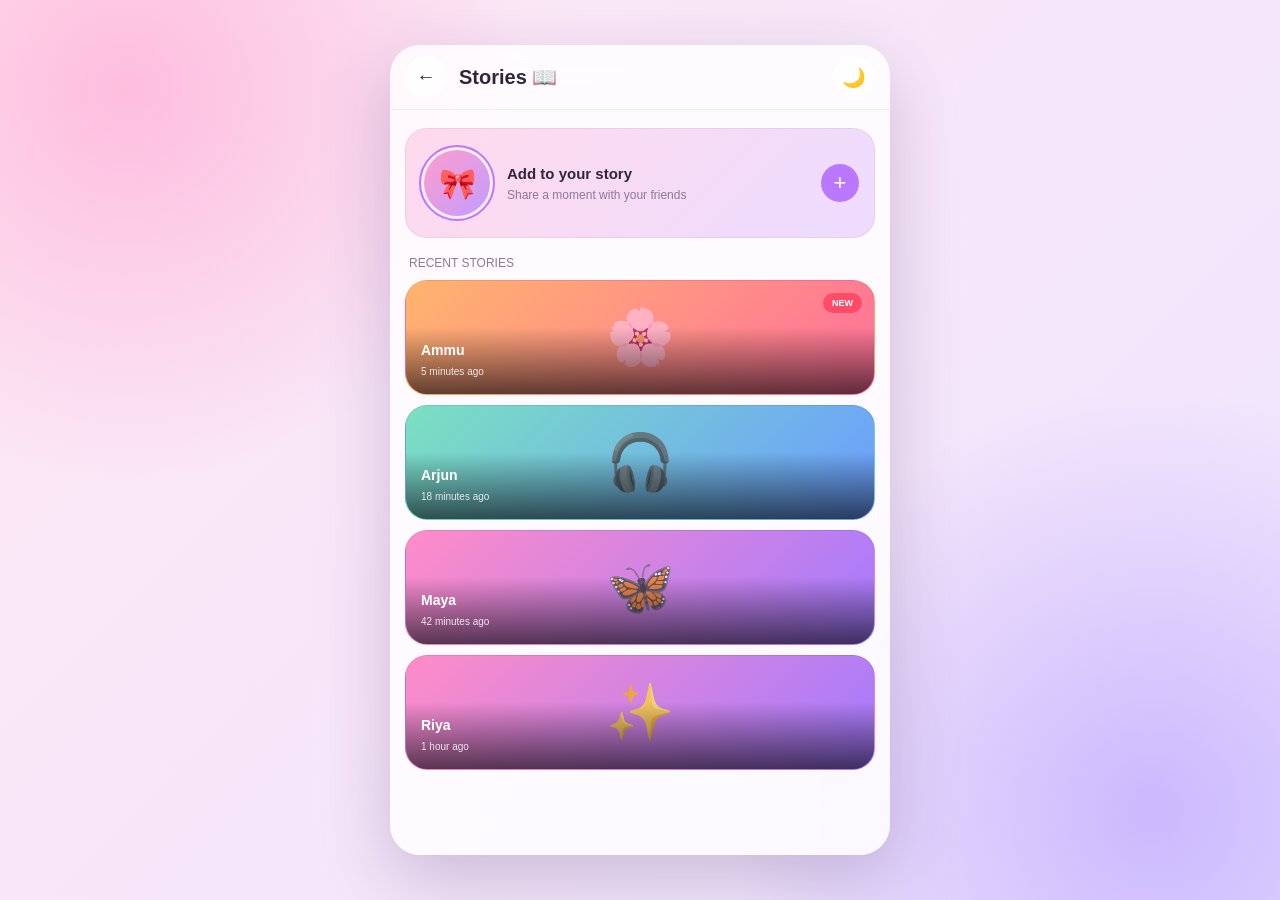
<file: mouww-app/mouww-app/mouww-app/stories/stories.html>
<!DOCTYPE html>
<html lang="en">
<head>
  <meta charset="UTF-8">
  <meta name="viewport" content="width=device-width, initial-scale=1.0">

  <title>Mouww — Stories</title>

  <style>
    * {
      box-sizing: border-box;
      margin: 0;
      padding: 0;
    }

    :root {
      --bg1: #ffe8f4;
      --bg2: #eee5ff;
      --card: rgba(255,255,255,.82);
      --item: rgba(255,255,255,.72);
      --text: #30253a;
      --muted: #8d7896;
      --accent: #b978ff;
      --pink: #ff73b5;
      --border: rgba(0,0,0,.06);
    }

    body.dark {
      --bg1: #100b18;
      --bg2: #21162d;
      --card: rgba(29,21,40,.94);
      --item: rgba(50,38,60,.92);
      --text: #fff5ff;
      --muted: #b9a9c0;
      --border: rgba(255,255,255,.08);
    }

    body {
      min-height: 100vh;
      font-family: Arial, sans-serif;
      color: var(--text);

      background:
        radial-gradient(
          circle at 10% 10%,
          rgba(255,110,180,.35),
          transparent 28%
        ),
        radial-gradient(
          circle at 90% 90%,
          rgba(135,100,255,.35),
          transparent 30%
        ),
        linear-gradient(
          135deg,
          var(--bg1),
          var(--bg2)
        );

      display: flex;
      justify-content: center;
      align-items: center;
    }

    .app {
      width: 100%;
      max-width: 500px;
      min-height: 100vh;

      background: var(--card);

      backdrop-filter: blur(25px);
      -webkit-backdrop-filter: blur(25px);

      position: relative;

      display: flex;
      flex-direction: column;
    }

    @media (min-width:600px) {
      .app {
        min-height: 90vh;
        max-height: 900px;

        border-radius: 30px;
        overflow: hidden;

        box-shadow:
          0 25px 70px rgba(60,30,90,.22);
      }
    }

    /* Header */

    .header {
      height: 65px;

      padding: 0 15px;

      display: flex;
      align-items: center;
      gap: 12px;

      border-bottom: 1px solid var(--border);
    }

    .back,
    .theme {
      width: 42px;
      height: 42px;

      border: none;
      border-radius: 50%;

      background: var(--item);
      color: var(--text);

      cursor: pointer;

      font-size: 19px;
    }

    .title {
      flex: 1;

      font-size: 20px;
      font-weight: bold;
    }

    /* Content */

    .content {
      flex: 1;

      overflow-y: auto;

      padding: 18px 15px 30px;
    }

    /* Add story */

    .add-story {
      width: 100%;

      min-height: 110px;

      border: none;

      border-radius: 22px;

      background:
        linear-gradient(
          135deg,
          rgba(255,115,181,.24),
          rgba(185,120,255,.24)
        );

      color: var(--text);

      display: flex;
      align-items: center;

      padding: 15px;

      gap: 14px;

      cursor: pointer;

      border: 1px solid var(--border);

      margin-bottom: 18px;
    }

    .add-avatar {
      width: 72px;
      height: 72px;

      border-radius: 50%;

      display: flex;
      align-items: center;
      justify-content: center;

      font-size: 30px;

      background:
        linear-gradient(
          135deg,
          #ff9dcc,
          #c19cff
        );

      color: white;

      border: 3px solid var(--card);
      outline: 2px solid var(--accent);
    }

    .add-info {
      text-align: left;
      flex: 1;
    }

    .add-info strong {
      display: block;

      font-size: 15px;

      margin-bottom: 5px;
    }

    .add-info span {
      color: var(--muted);

      font-size: 12px;
    }

    .plus {
      width: 38px;
      height: 38px;

      border-radius: 50%;

      background: var(--accent);

      color: white;

      display: flex;
      align-items: center;
      justify-content: center;

      font-size: 22px;
    }

    /* Section */

    .section-title {
      color: var(--muted);

      font-size: 12px;

      text-transform: uppercase;

      margin: 10px 4px;
    }

    /* Story card */

    .story {
      position: relative;

      width: 100%;
      height: 115px;

      border-radius: 22px;

      overflow: hidden;

      margin-bottom: 10px;

      cursor: pointer;

      border: 1px solid var(--border);

      background:
        linear-gradient(
          135deg,
          #ff8cc7,
          #a27aff
        );
    }

    .story:nth-child(2) {
      background:
        linear-gradient(
          135deg,
          #74c9ff,
          #9170ff
        );
    }

    .story:nth-child(3) {
      background:
        linear-gradient(
          135deg,
          #ffb46e,
          #ff6f9c
        );
    }

    .story:nth-child(4) {
      background:
        linear-gradient(
          135deg,
          #7be0c0,
          #6b9cff
        );
    }

    .story-bg {
      position: absolute;

      inset: 0;

      display: flex;
      align-items: center;
      justify-content: center;

      font-size: 55px;

      opacity: .75;
    }

    .story-info {
      position: absolute;

      inset: auto 0 0 0;

      padding: 15px;

      background:
        linear-gradient(
          transparent,
          rgba(0,0,0,.62)
        );

      color: white;
    }

    .story-info strong {
      display: block;

      font-size: 14px;

      margin-bottom: 3px;
    }

    .story-info span {
      font-size: 10px;

      opacity: .85;
    }

    .live {
      position: absolute;

      top: 12px;
      right: 12px;

      padding: 5px 9px;

      border-radius: 12px;

      background: rgba(255,70,100,.9);

      color: white;

      font-size: 9px;

      font-weight: bold;
    }

    /* Viewer */

    .viewer {
      position: fixed;

      inset: 0;

      background: rgba(0,0,0,.92);

      z-index: 50;

      display: none;

      align-items: center;
      justify-content: center;
    }

    .viewer.show {
      display: flex;
    }

    .viewer-card {
      width: min(460px, 94vw);
      height: min(780px, 90vh);

      border-radius: 25px;

      overflow: hidden;

      position: relative;

      background:
        linear-gradient(
          135deg,
          #ff83c2,
          #886eff
        );

      display: flex;
      align-items: center;
      justify-content: center;
    }

    .viewer-emoji {
      font-size: 120px;
    }

    .viewer-top {
      position: absolute;

      top: 0;
      left: 0;
      right: 0;

      padding: 18px;

      color: white;

      display: flex;
      align-items: center;

      background:
        linear-gradient(
          rgba(0,0,0,.45),
          transparent
        );
    }

    .viewer-name {
      flex: 1;

      font-size: 14px;
      font-weight: bold;
    }

    .close {
      width: 36px;
      height: 36px;

      border: none;
      border-radius: 50%;

      background: rgba(0,0,0,.35);

      color: white;

      cursor: pointer;

      font-size: 18px;
    }

    .viewer-bottom {
      position: absolute;

      bottom: 0;
      left: 0;
      right: 0;

      padding: 18px;

      background:
        linear-gradient(
          transparent,
          rgba(0,0,0,.55)
        );

      display: flex;
      gap: 8px;
    }

    .reply {
      flex: 1;

      border: 1px solid rgba(255,255,255,.4);

      background: rgba(255,255,255,.15);

      color: white;

      border-radius: 20px;

      padding: 11px 14px;

      outline: none;
    }

    .reply::placeholder {
      color: rgba(255,255,255,.8);
    }

    .send {
      border: none;

      width: 42px;
      height: 42px;

      border-radius: 50%;

      background: white;

      color: #9b6cff;

      cursor: pointer;
    }

    /* Toast */

    .toast {
      position: fixed;

      left: 50%;
      bottom: 25px;

      transform: translate(-50%,20px);

      opacity: 0;
      pointer-events: none;

      padding: 11px 17px;

      border-radius: 20px;

      background: rgba(30,20,40,.94);

      color: white;

      font-size: 12px;

      z-index: 70;

      transition: .3s;
    }

    .toast.show {
      opacity: 1;

      transform: translate(-50%,0);
    }
  </style>
</head>

<body>

  <main class="app">

    <header class="header">

      <button
        class="back"
        onclick="goBack()"
      >
        ←
      </button>

      <div class="title">
        Stories 📖
      </div>

      <button
        class="theme"
        id="themeButton"
        onclick="toggleTheme()"
      >
        🌙
      </button>

    </header>


    <section class="content">

      <!-- Add Story -->

      <button
        class="add-story"
        onclick="addStory()"
      >

        <div class="add-avatar">
          🎀
        </div>

        <div class="add-info">

          <strong>
            Add to your story
          </strong>

          <span>
            Share a moment with your friends
          </span>

        </div>

        <div class="plus">
          +
        </div>

      </button>


      <div class="section-title">
        Recent Stories
      </div>


      <!-- Stories -->

      <div
        class="story"
        onclick="openStory('Ammu','🌸')"
      >

        <div class="story-bg">
          🌸
        </div>

        <div class="live">
          NEW
        </div>

        <div class="story-info">

          <strong>
            Ammu
          </strong>

          <span>
            5 minutes ago
          </span>

        </div>

      </div>


      <div
        class="story"
        onclick="openStory('Arjun','🎧')"
      >

        <div class="story-bg">
          🎧
        </div>

        <div class="story-info">

          <strong>
            Arjun
          </strong>

          <span>
            18 minutes ago
          </span>

        </div>

      </div>


      <div
        class="story"
        onclick="openStory('Maya','🦋')"
      >

        <div class="story-bg">
          🦋
        </div>

        <div class="story-info">

          <strong>
            Maya
          </strong>

          <span>
            42 minutes ago
          </span>

        </div>

      </div>


      <div
        class="story"
        onclick="openStory('Riya','✨')"
      >

        <div class="story-bg">
          ✨
        </div>

        <div class="story-info">

          <strong>
            Riya
          </strong>

          <span>
            1 hour ago
          </span>

        </div>

      </div>

    </section>

  </main>


  <!-- Story Viewer -->

  <div
    class="viewer"
    id="viewer"
  >

    <div class="viewer-card">

      <div class="viewer-top">

        <div
          class="viewer-name"
          id="viewerName"
        >
          Story
        </div>

        <button
          class="close"
          onclick="closeStory()"
        >
          ×
        </button>

      </div>


      <div
        class="viewer-emoji"
        id="viewerEmoji"
      >
        🌸
      </div>


      <div class="viewer-bottom">

        <input
          class="reply"
          id="reply"
          placeholder="Reply to story..."
        >

        <button
          class="send"
          onclick="sendReply()"
        >
          ➤
        </button>

      </div>

    </div>

  </div>


  <div
    class="toast"
    id="toast"
  ></div>


  <script>

    function showToast(message) {

      const toast =
        document.getElementById("toast");

      toast.textContent = message;

      toast.classList.add("show");

      setTimeout(() => {

        toast.classList.remove("show");

      }, 2200);
    }


    /* Add story */

    function addStory() {

      showToast(
        "Story upload will be connected next 📖✨"
      );
    }


    /* Open story */

    function openStory(name,emoji) {

      document.getElementById(
        "viewerName"
      ).textContent =
        name + "'s Story";

      document.getElementById(
        "viewerEmoji"
      ).textContent =
        emoji;

      document.getElementById(
        "viewer"
      ).classList.add("show");
    }


    /* Close */

    function closeStory() {

      document.getElementById(
        "viewer"
      ).classList.remove("show");
    }


    /* Reply */

    function sendReply() {

      const input =
        document.getElementById(
          "reply"
        );

      if (!input.value.trim()) {

        showToast(
          "Write a reply first 💗"
        );

        return;
      }

      input.value = "";

      showToast(
        "Reply sent 💌"
      );
    }


    /* Theme */

    function toggleTheme() {

      document.body.classList.toggle("dark");

      const dark =
        document.body.classList.contains("dark");

      document.getElementById(
        "themeButton"
      ).textContent =
        dark ? "☀️" : "🌙";

      localStorage.setItem(
        "mouww-theme",
        dark ? "dark" : "light"
      );
    }


    if (
      localStorage.getItem("mouww-theme")
      === "dark"
    ) {

      document.body.classList.add("dark");

      document.getElementById(
        "themeButton"
      ).textContent =
        "☀️";
    }


    /* Back */

    function goBack() {

      if (history.length > 1) {

        history.back();

      } else {

        showToast(
          "Home page will be connected later 🏠"
        );
      }
    }

  </script>

</body>
</html>
</file>
<file: mouww-app/mouww-app/mouww-app/assets/style.css>
* {
  box-sizing: border-box;
  margin: 0;
  padding: 0;
}

:root {
  --bg1: #ffe8f4;
  --bg2: #eee5ff;
  --card: rgba(255,255,255,.84);
  --item: rgba(255,255,255,.72);
  --text: #30253a;
  --muted: #8d7896;
  --accent: #b978ff;
  --pink: #ff73b5;
  --border: rgba(0,0,0,.06);
  --danger: #ff5f78;
}

body.dark {
  --bg1: #100b18;
  --bg2: #21162d;
  --card: rgba(29,21,40,.96);
  --item: rgba(50,38,60,.92);
  --text: #fff5ff;
  --muted: #b9a9c0;
  --border: rgba(255,255,255,.08);
}

html {
  scroll-behavior: smooth;
}

body {
  min-height: 100vh;

  font-family:
    Arial,
    Helvetica,
    sans-serif;

  color: var(--text);

  background:
    radial-gradient(
      circle at 10% 10%,
      rgba(255,110,180,.35),
      transparent 28%
    ),
    radial-gradient(
      circle at 90% 90%,
      rgba(135,100,255,.35),
      transparent 30%
    ),
    linear-gradient(
      135deg,
      var(--bg1),
      var(--bg2)
    );

  transition:
    background .3s ease,
    color .3s ease;
}


/* Main App */

.app {
  width: 100%;
  max-width: 500px;
  min-height: 100vh;

  margin: auto;

  background: var(--card);

  backdrop-filter: blur(25px);
  -webkit-backdrop-filter: blur(25px);

  position: relative;

  overflow: hidden;
}

@media (min-width: 600px) {

  body {
    padding: 20px;
  }

  .app {
    min-height: calc(100vh - 40px);
    max-height: 900px;

    border-radius: 30px;

    box-shadow:
      0 25px 70px
      rgba(60,30,90,.22);
  }

}


/* Header */

.header {
  height: 65px;

  padding:
    0 16px;

  display: flex;
  align-items: center;

  gap: 12px;

  border-bottom:
    1px solid var(--border);

  position: sticky;
  top: 0;

  z-index: 10;

  background:
    var(--card);

  backdrop-filter: blur(20px);
}

.logo {
  flex: 1;

  font-size: 21px;

  font-weight: 800;

  letter-spacing: -.5px;
}

.icon-btn {
  width: 42px;
  height: 42px;

  border: none;

  border-radius: 50%;

  background: var(--item);

  color: var(--text);

  font-size: 18px;

  cursor: pointer;

  transition: .2s;
}

.icon-btn:hover {
  transform: scale(1.05);
}


/* Content */

.content {
  padding:
    20px 16px 95px;

  overflow-y: auto;
}

.content h1 {
  font-size: 25px;

  margin-bottom: 7px;
}

.content h2 {
  font-size: 20px;

  margin-bottom: 5px;
}

.content h3 {
  font-size: 15px;

  margin:
    20px 2px 10px;
}


/* Welcome */

.welcome-card {
  display: flex;

  align-items: center;

  gap: 13px;

  padding: 18px;

  border-radius: 23px;

  background:
    linear-gradient(
      135deg,
      rgba(255,115,181,.18),
      rgba(185,120,255,.18)
    );

  border:
    1px solid var(--border);
}

.welcome-card p {
  color: var(--muted);

  font-size: 11px;
}


/* Avatar */

.avatar {
  width: 58px;
  height: 58px;

  border-radius: 50%;

  display: flex;

  align-items: center;
  justify-content: center;

  flex-shrink: 0;

  background:
    linear-gradient(
      135deg,
      #ff9dcc,
      #c19cff
    );

  font-size: 25px;
}

.small-avatar {
  width: 42px;
  height: 42px;

  border-radius: 50%;

  display: flex;

  align-items: center;
  justify-content: center;

  background:
    linear-gradient(
      135deg,
      #ff9dcc,
      #c19cff
    );

  font-size: 19px;
}


/* Navigation Grid */

.navigation-grid {
  display: grid;

  grid-template-columns:
    repeat(2, 1fr);

  gap: 10px;
}

.nav-card {
  padding: 17px 12px;

  border-radius: 20px;

  background: var(--item);

  border:
    1px solid var(--border);

  color: var(--text);

  text-decoration: none;

  text-align: center;

  transition:
    transform .2s,
    background .2s;
}

.nav-card:hover {
  transform:
    translateY(-3px);

  background:
    rgba(185,120,255,.16);
}

.nav-icon {
  font-size: 25px;

  margin-bottom: 8px;
}

.nav-card strong {
  display: block;

  font-size: 13px;

  margin-bottom: 4px;
}

.nav-card span {
  color: var(--muted);

  font-size: 10px;
}


/* Create Post */

.create-card {
  margin-top: 20px;

  padding: 16px;

  border-radius: 20px;

  background: var(--item);

  border:
    1px solid var(--border);
}

.create-card h3 {
  margin:
    0 0 10px;
}

textarea {
  width: 100%;

  min-height: 90px;

  resize: vertical;

  padding: 13px;

  border-radius: 15px;

  border:
    1px solid var(--border);

  outline: none;

  background:
    rgba(255,255,255,.55);

  color: var(--text);

  font-family: inherit;

  font-size: 12px;
}

body.dark textarea {
  background:
    rgba(0,0,0,.18);
}

textarea:focus {
  border-color:
    var(--accent);
}


/* Buttons */

button {
  font-family: inherit;
}

.create-card button,
.content > button {
  margin-top: 10px;

  padding:
    12px 17px;

  border: none;

  border-radius: 15px;

  background:
    linear-gradient(
      135deg,
      var(--pink),
      var(--accent)
    );

  color: white;

  font-weight: bold;

  cursor: pointer;

  transition: .2s;
}

.create-card button:hover,
.content > button:hover {
  transform:
    translateY(-1px);
}


/* Feed */

.feed-title {
  margin-top: 22px !important;
}

.post {
  padding: 16px;

  margin-bottom: 10px;

  border-radius: 20px;

  background: var(--item);

  border:
    1px solid var(--border);
}

.post-header {
  display: flex;

  align-items: center;

  gap: 10px;

  margin-bottom: 13px;
}

.post-header strong {
  display: block;

  font-size: 13px;
}

.post-header small {
  display: block;

  color: var(--muted);

  font-size: 9px;

  margin-top: 3px;
}

.post > p {
  font-size: 12px;

  line-height: 1.6;

  margin-bottom: 13px;
}

.post-actions {
  display: flex;

  gap: 6px;
}

.post-actions button {
  flex: 1;

  padding: 9px 5px;

  border: none;

  border-radius: 12px;

  background:
    rgba(185,120,255,.10);

  color: var(--text);

  cursor: pointer;

  font-size: 10px;
}


/* Cards */

.card {
  padding: 17px;

  border-radius: 20px;

  background: var(--item);

  border:
    1px solid var(--border);

  margin-bottom: 10px;
}

.link {
  display: block;

  color: var(--text);

  text-decoration: none;
}


/* Inputs */

input {
  width: 100%;

  padding: 13px;

  margin:
    6px 0;

  border:
    1px solid var(--border);

  border-radius: 14px;

  outline: none;

  background:
    rgba(255,255,255,.65);

  color: var(--text);

  font-size: 12px;
}

input:focus {
  border-color:
    var(--accent);
}


/* Center */

.center {
  display: flex;

  flex-direction: column;

  align-items: center;

  justify-content: center;

  text-align: center;

  min-height: 70vh;
}


/* Muted */

.muted {
  color: var(--muted);

  font-size: 11px;

  line-height: 1.5;
}


/* Chat */

.row {
  display: flex;

  align-items: center;

  gap: 8px;
}

.row input {
  flex: 1;
}

.bubble {
  width: fit-content;

  max-width: 80%;

  padding:
    10px 14px;

  margin:
    7px 0;

  border-radius:
    15px 15px 15px 4px;

  background:
    rgba(185,120,255,.13);

  font-size: 12px;
}

.bubble.me {
  margin-left: auto;

  border-radius:
    15px 15px 4px 15px;

  background:
    linear-gradient(
      135deg,
      var(--pink),
      var(--accent)
    );

  color: white;
}


/* Stories */

.story {
  display: block;

  min-height: 85px;

  padding: 22px;

  margin:
    10px 0;

  border-radius: 20px;

  background: var(--item);

  border:
    1px solid var(--border);

  color: var(--text);

  text-decoration: none;

  font-size: 16px;
}

.story small {
  display: block;

  margin-top: 6px;

  color: var(--muted);

  font-size: 9px;
}


/* Online */

.online {
  color: #35b86a;

  font-size: 10px;
}


/* Bottom Navigation */

.bottom-nav {
  position: absolute;

  left: 0;
  right: 0;
  bottom: 0;

  height: 70px;

  display: flex;

  align-items: center;

  justify-content: space-around;

  padding:
    7px 5px;

  background:
    var(--card);

  border-top:
    1px solid var(--border);

  backdrop-filter:
    blur(20px);

  z-index: 20;
}

.bottom-nav a {
  flex: 1;

  display: flex;

  flex-direction: column;

  align-items: center;

  justify-content: center;

  gap: 3px;

  color: var(--muted);

  text-decoration: none;

  font-size: 18px;

  border-radius: 14px;

  padding: 5px;
}

.bottom-nav a span {
  font-size: 8px;
}

.bottom-nav a.active {
  color: var(--accent);

  background:
    rgba(185,120,255,.10);
}


/* Toast */

.toast {
  position: fixed;

  left: 50%;
  bottom: 25px;

  transform:
    translate(-50%, 20px);

  opacity: 0;

  pointer-events: none;

  padding:
    11px 18px;

  border-radius: 20px;

  background:
    rgba(30,20,40,.95);

  color: white;

  font-size: 12px;

  z-index: 9999;

  transition:
    .3s ease;
}

.toast.show {
  opacity: 1;

  transform:
    translate(-50%, 0);
}


/* Animation */

.orb {
  width: 100px;
  height: 100px;

  border-radius: 50%;

  display: flex;

  align-items: center;
  justify-content: center;

  background:
    linear-gradient(
      135deg,
      #ff9dcc,
      #c19cff
    );

  color: white;

  font-size: 38px;

  animation:
    mouwwPulse 1.6s infinite;
}

@keyframes mouwwPulse {

  0% {
    transform: scale(1);
  }

  50% {
    transform: scale(1.08);
  }

  100% {
    transform: scale(1);
  }

}


/* Mobile */

@media (max-width: 380px) {

  .navigation-grid {
    grid-template-columns: 1fr;
  }

  .content {
    padding-left: 12px;
    padding-right: 12px;
  }

}
</file>
